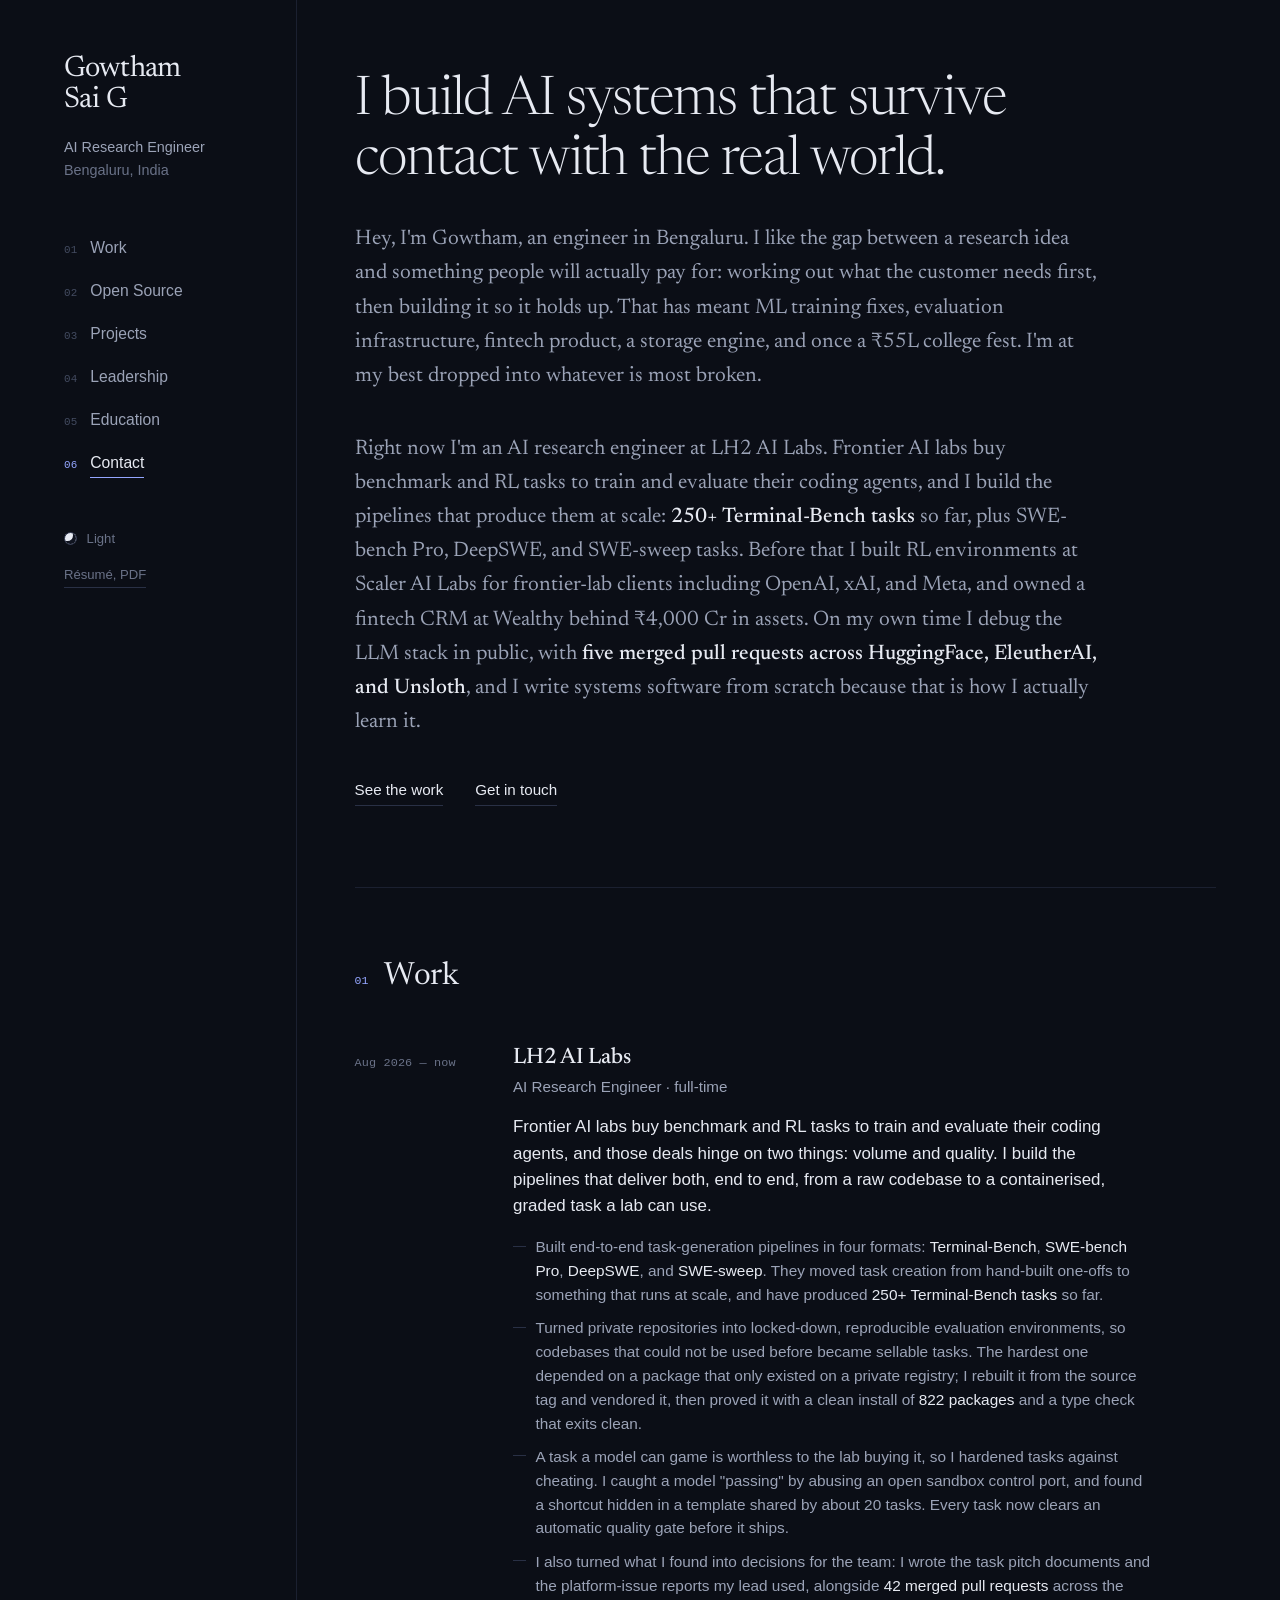
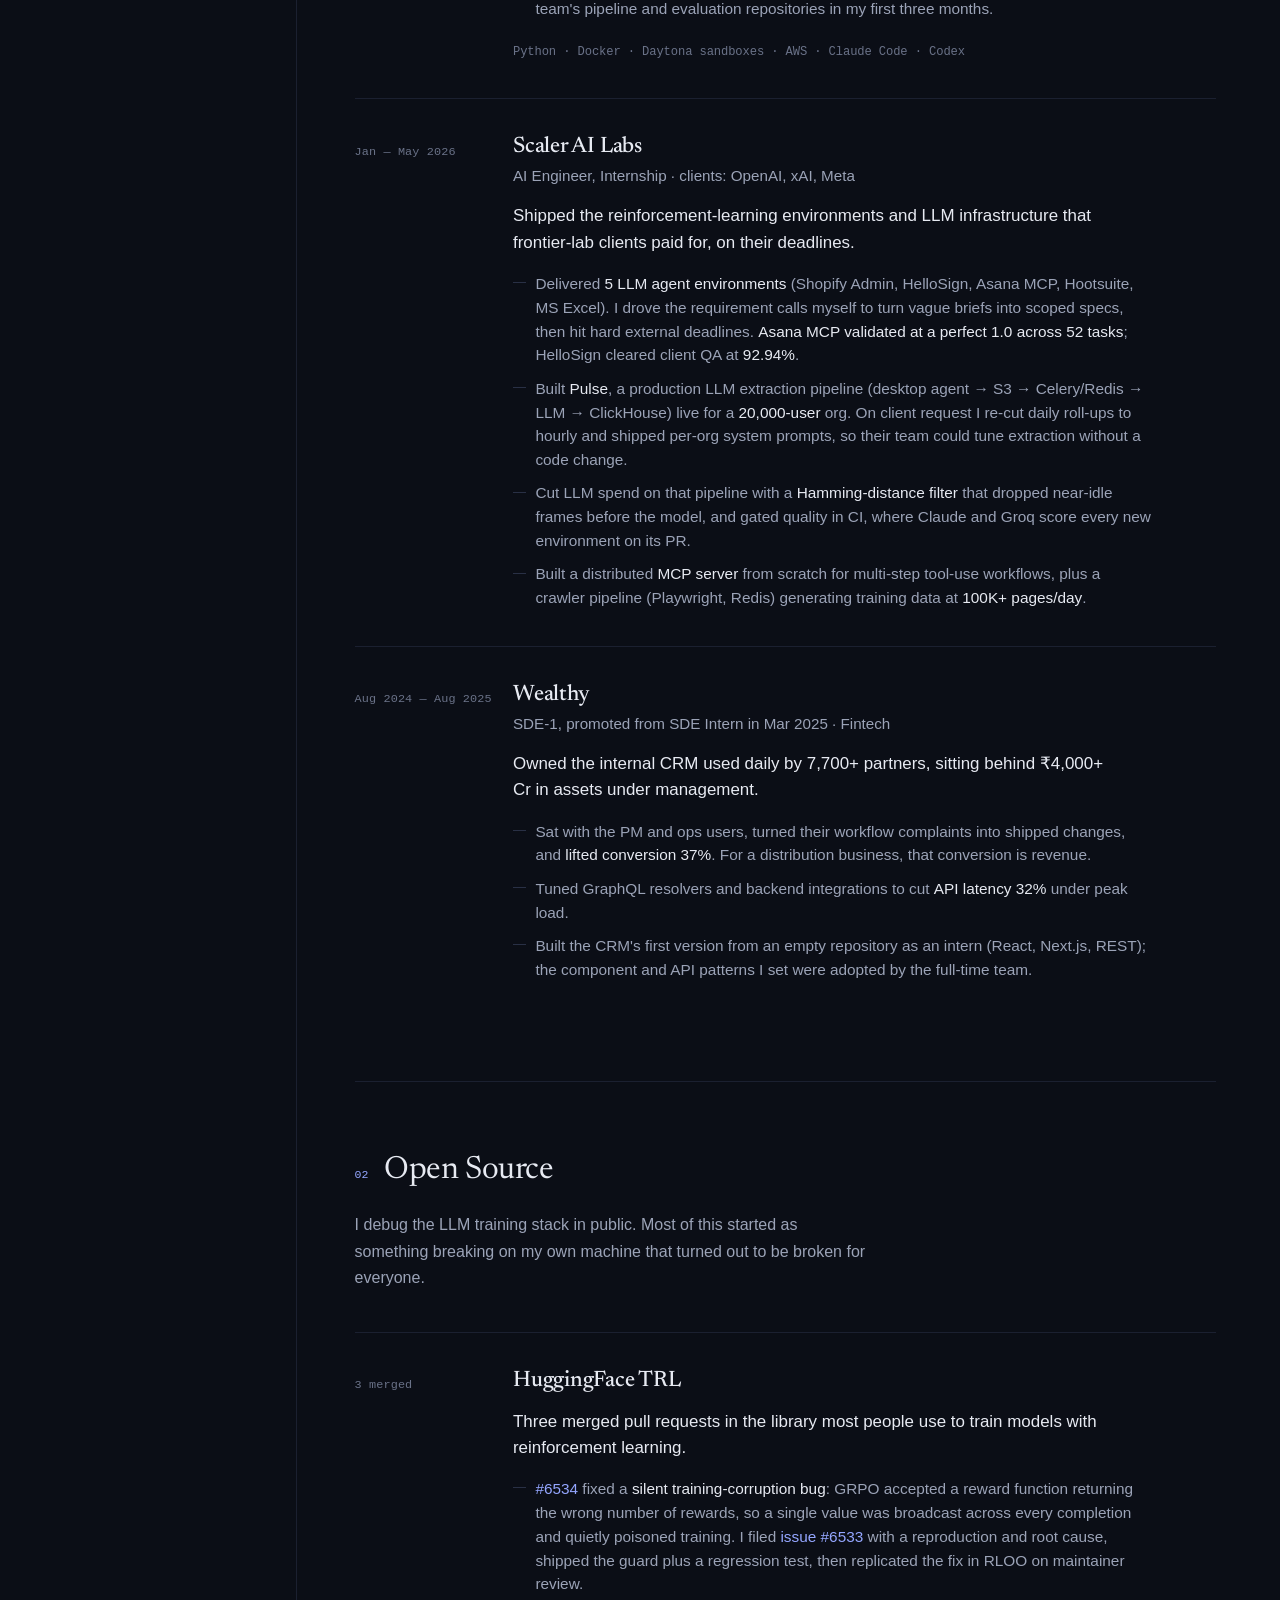
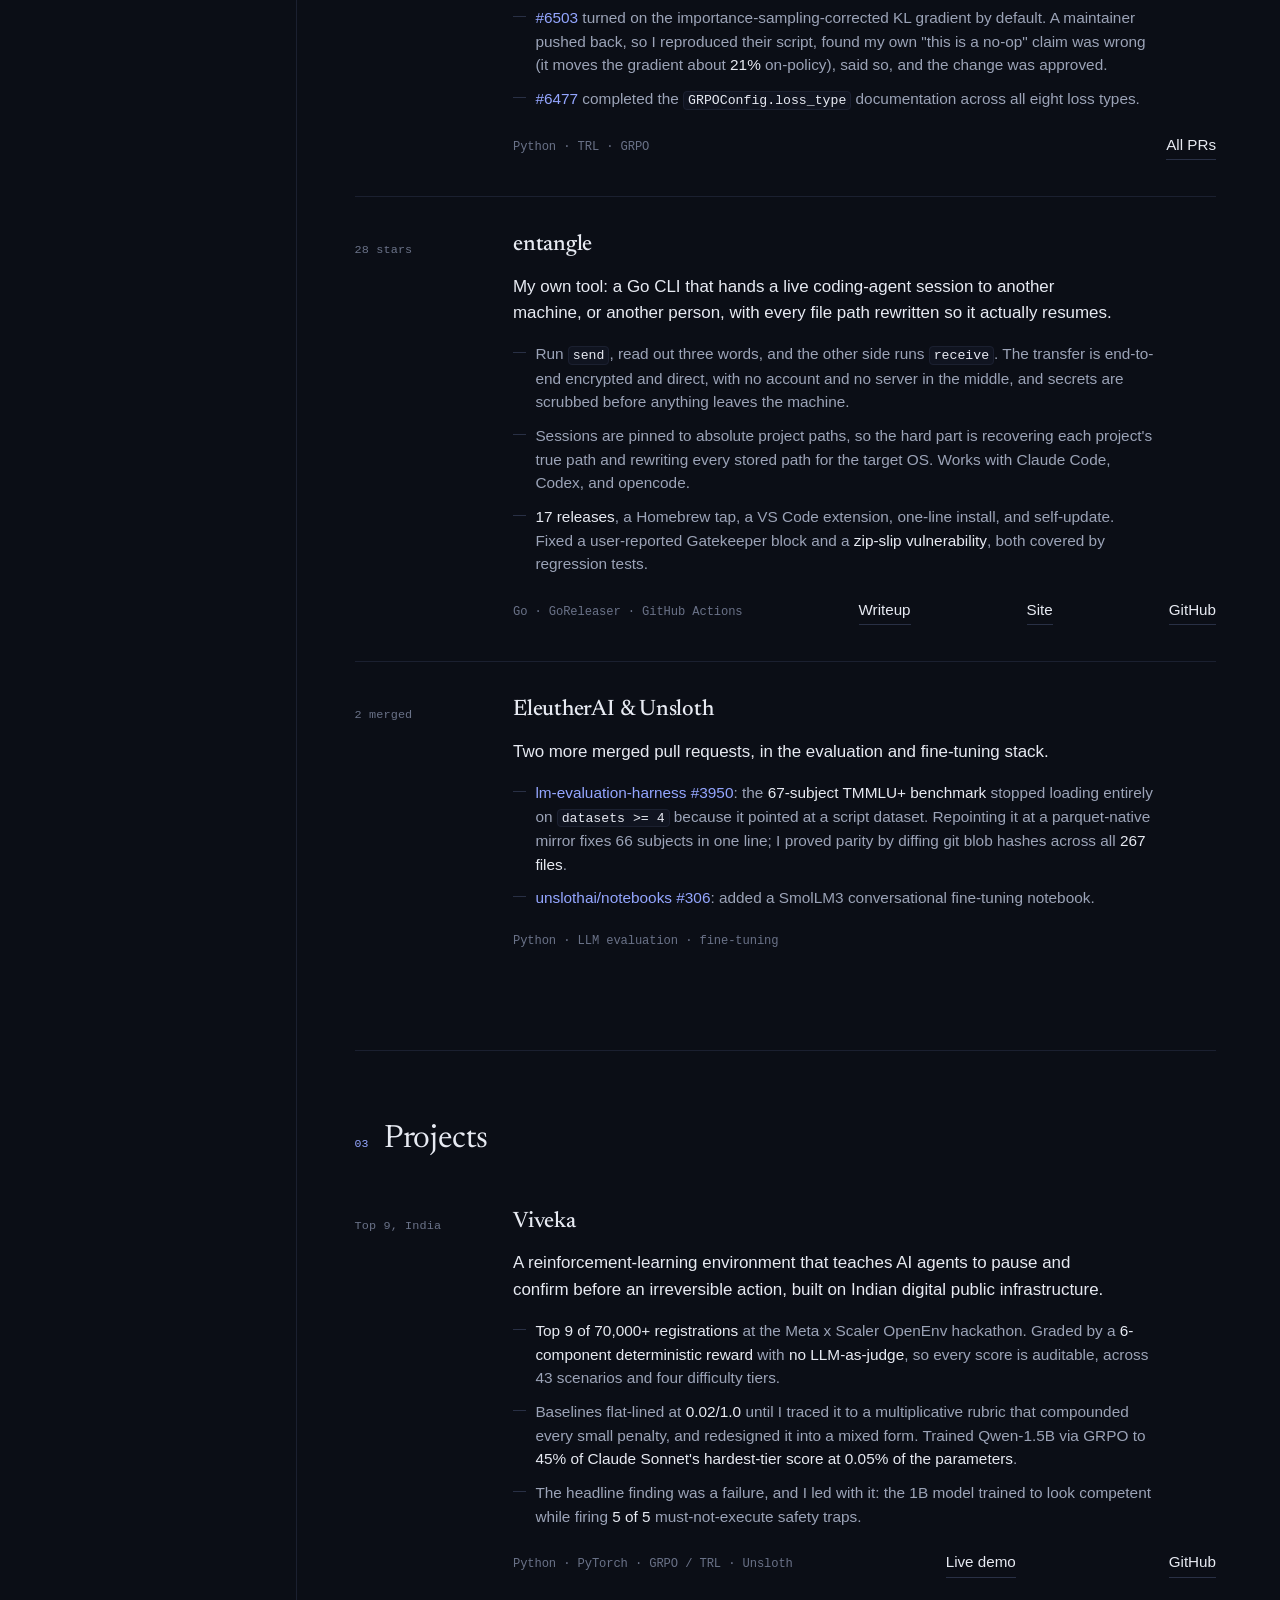
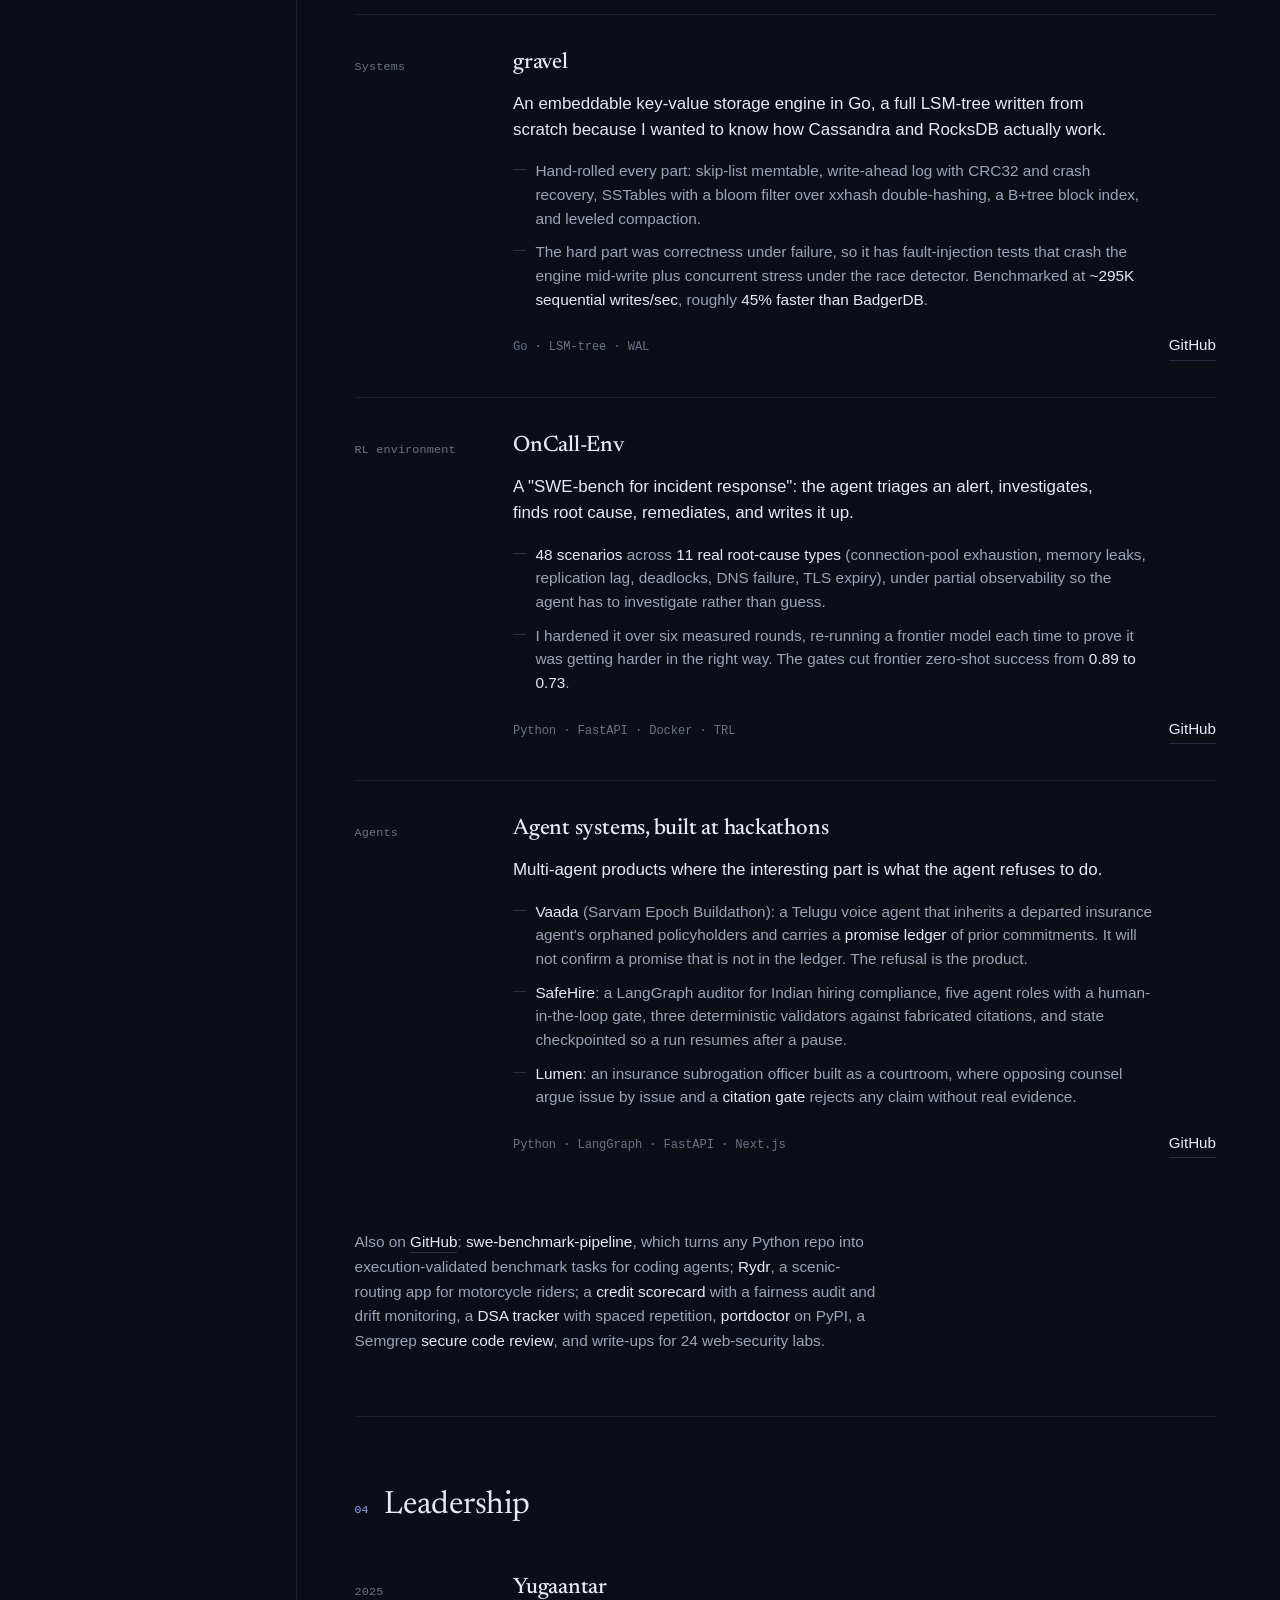
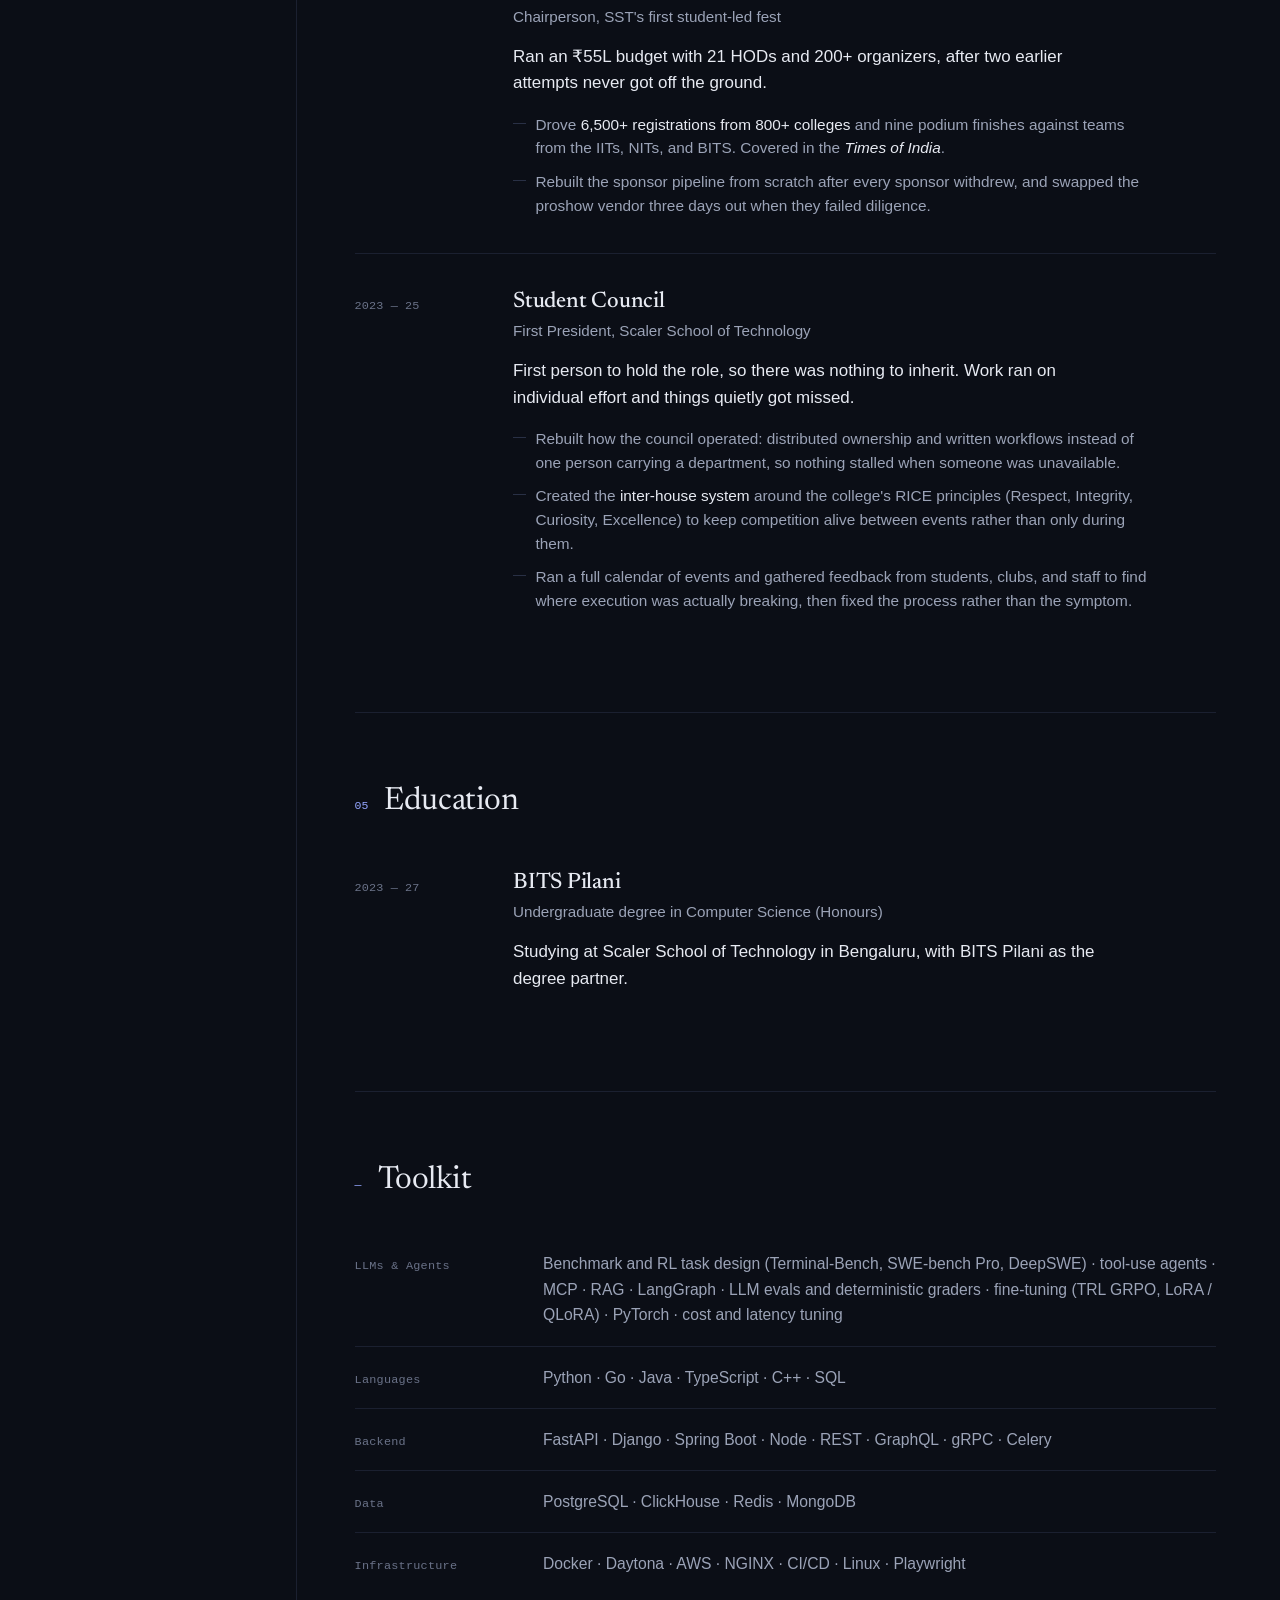
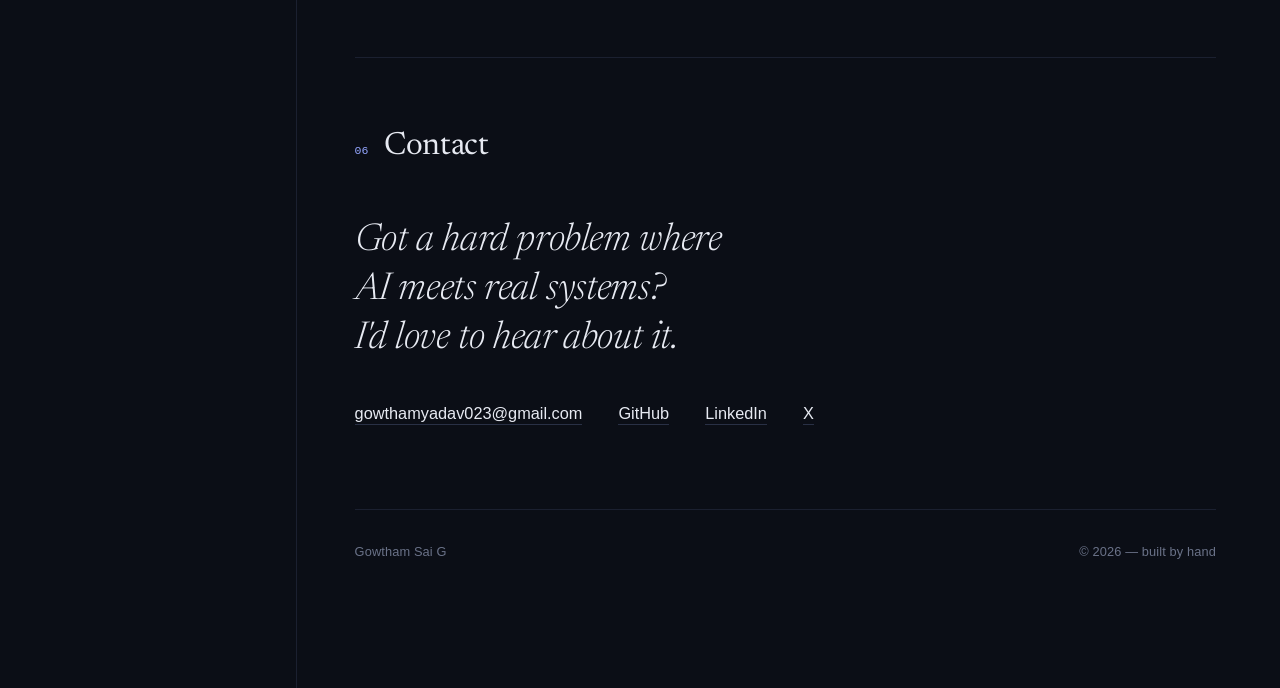
<file: index.html>
<!doctype html>
<html lang="en" data-theme="dark">
<head>
  <meta charset="utf-8" />
  <meta name="viewport" content="width=device-width, initial-scale=1" />
  <title>Gowtham Sai G</title>
  <meta name="description" content="Gowtham Sai G — AI research engineer at LH2 AI Labs, building pipelines that turn real codebases into Terminal-Bench, SWE-bench Pro, DeepSWE, and SWE-sweep tasks for AI coding agents. Five merged pull requests across HuggingFace, EleutherAI, and Unsloth." />
  <meta name="author" content="Gowtham Sai G" />
  <meta name="color-scheme" content="dark light" />

  <meta property="og:type" content="website" />
  <meta property="og:title" content="Gowtham Sai G" />
  <meta property="og:description" content="AI research engineer at LH2 AI Labs, building benchmark and RL task pipelines for AI coding agents." />
  <meta property="og:url" content="https://gowthamsai.in" />

  <link rel="icon" href="data:image/svg+xml,%3Csvg xmlns='http://www.w3.org/2000/svg' viewBox='0 0 100 100'%3E%3Crect width='100' height='100' rx='22' fill='%230b0e16'/%3E%3Ctext x='50' y='70' text-anchor='middle' font-family='Georgia,serif' font-size='56' fill='%2394a6ff'%3EG%3C/text%3E%3C/svg%3E" />

  <link rel="preconnect" href="https://fonts.googleapis.com" />
  <link rel="preconnect" href="https://fonts.gstatic.com" crossorigin />
  <link href="https://fonts.googleapis.com/css2?family=Newsreader:ital,opsz,wght@0,6..72,300;0,6..72,400;0,6..72,500;1,6..72,300;1,6..72,400&display=swap" rel="stylesheet" />

  <link rel="stylesheet" href="styles.css" />
</head>
<body>
  <a class="skip" href="#top">Skip to content</a>

  <div class="shell">
    <!-- ── Masthead ─────────────────────────────────────────────── -->
    <header class="masthead">
      <div class="masthead__inner">
        <a class="masthead__name" href="#top">Gowtham<br>Sai&nbsp;G</a>
        <p class="masthead__role">AI Research Engineer</p>
        <p class="masthead__loc">Bengaluru, India</p>

        <nav class="index" aria-label="Primary">
          <a href="#work"><span class="index__n">01</span><span class="index__t">Work</span></a>
          <a href="#open-source"><span class="index__n">02</span><span class="index__t">Open Source</span></a>
          <a href="#projects"><span class="index__n">03</span><span class="index__t">Projects</span></a>
          <a href="#leadership"><span class="index__n">04</span><span class="index__t">Leadership</span></a>
          <a href="#education"><span class="index__n">05</span><span class="index__t">Education</span></a>
          <a href="#contact"><span class="index__n">06</span><span class="index__t">Contact</span></a>
        </nav>

        <div class="masthead__foot">
          <button class="theme" id="themeToggle" type="button" aria-label="Toggle light or dark theme">
            <span class="theme__dot" aria-hidden="true"></span>
            <span class="theme__label">Light</span>
          </button>
          <a class="masthead__resume" href="Gowtham-Sai-G.pdf" data-resume>Résumé, PDF</a>
        </div>
      </div>
    </header>

    <!-- ── Content ──────────────────────────────────────────────── -->
    <main class="content" id="top">
      <!-- Lede -->
      <section class="lede">
        <h1 class="lede__h reveal">I build AI systems that survive contact with the real&nbsp;world.</h1>
        <p class="lede__p reveal">
          Hey, I'm Gowtham, an engineer in Bengaluru. I like the gap between a research idea and
          something people will actually pay for: working out what the customer needs first, then
          building it so it holds up. That has meant ML training fixes, evaluation infrastructure,
          fintech product, a storage engine, and once a ₹55L college fest. I'm at my best dropped
          into whatever is most broken.
        </p>
        <p class="lede__p reveal">
          Right now I'm an AI research engineer at LH2 AI&nbsp;Labs. Frontier AI labs buy benchmark
          and RL tasks to train and evaluate their coding agents, and I build the pipelines that
          produce them at scale: <strong>250+ Terminal-Bench tasks</strong> so far, plus SWE-bench
          Pro, DeepSWE, and SWE-sweep tasks. Before that I built RL environments at Scaler AI&nbsp;Labs for
          frontier-lab clients including OpenAI, xAI, and Meta, and owned a fintech CRM at Wealthy
          behind ₹4,000&nbsp;Cr in assets. On my own time I debug the LLM stack in public, with
          <strong>five merged pull requests across HuggingFace, EleutherAI, and Unsloth</strong>,
          and I write systems software from scratch because that is how I actually learn it.
        </p>
        <div class="lede__cta reveal">
          <a class="link" href="#work">See the work</a>
          <a class="link" href="mailto:gowthamyadav023@gmail.com">Get in touch</a>
        </div>
      </section>

      <!-- Work -->
      <section class="block" id="work">
        <header class="block__head reveal">
          <span class="block__n">01</span>
          <h2 class="block__title">Work</h2>
        </header>

        <article class="entry reveal">
          <p class="entry__margin">Aug 2026 — now</p>
          <div class="entry__main">
            <h3 class="entry__org">LH2 AI Labs</h3>
            <p class="entry__role">AI Research Engineer · full-time</p>
            <p class="entry__lead">
              Frontier AI labs buy benchmark and RL tasks to train and evaluate their coding agents,
              and those deals hinge on two things: volume and quality. I build the pipelines that
              deliver both, end to end, from a raw codebase to a containerised, graded task a lab
              can use.
            </p>
            <ul class="entry__notes">
              <li>Built end-to-end task-generation pipelines in four formats: <strong>Terminal-Bench</strong>, <strong>SWE-bench Pro</strong>, <strong>DeepSWE</strong>, and <strong>SWE-sweep</strong>. They moved task creation from hand-built one-offs to something that runs at scale, and have produced <strong>250+ Terminal-Bench tasks</strong> so far.</li>
              <li>Turned private repositories into locked-down, reproducible evaluation environments, so codebases that could not be used before became sellable tasks. The hardest one depended on a package that only existed on a private registry; I rebuilt it from the source tag and vendored it, then proved it with a clean install of <strong>822 packages</strong> and a type check that exits clean.</li>
              <li>A task a model can game is worthless to the lab buying it, so I hardened tasks against cheating. I caught a model "passing" by abusing an open sandbox control port, and found a shortcut hidden in a template shared by about 20 tasks. Every task now clears an automatic quality gate before it ships.</li>
              <li>I also turned what I found into decisions for the team: I wrote the task pitch documents and the platform-issue reports my lead used, alongside <strong>42 merged pull requests</strong> across the team's pipeline and evaluation repositories in my first three months.</li>
            </ul>
            <p class="entry__foot">
              <span class="entry__tech">Python · Docker · Daytona sandboxes · AWS · Claude Code · Codex</span>
            </p>
          </div>
        </article>

        <article class="entry reveal">
          <p class="entry__margin">Jan — May 2026</p>
          <div class="entry__main">
            <h3 class="entry__org">Scaler AI Labs</h3>
            <p class="entry__role">AI Engineer, Internship · clients: OpenAI, xAI, Meta</p>
            <p class="entry__lead">
              Shipped the reinforcement-learning environments and LLM infrastructure that
              frontier-lab clients paid for, on their deadlines.
            </p>
            <ul class="entry__notes">
              <li>Delivered <strong>5 LLM agent environments</strong> (Shopify Admin, HelloSign, Asana MCP, Hootsuite, MS Excel). I drove the requirement calls myself to turn vague briefs into scoped specs, then hit hard external deadlines. <strong>Asana MCP validated at a perfect 1.0 across 52 tasks</strong>; HelloSign cleared client QA at <strong>92.94%</strong>.</li>
              <li>Built <strong>Pulse</strong>, a production LLM extraction pipeline (desktop agent → S3 → Celery/Redis → LLM → ClickHouse) live for a <strong>20,000-user</strong> org. On client request I re-cut daily roll-ups to hourly and shipped per-org system prompts, so their team could tune extraction without a code change.</li>
              <li>Cut LLM spend on that pipeline with a <strong>Hamming-distance filter</strong> that dropped near-idle frames before the model, and gated quality in CI, where Claude and Groq score every new environment on its PR.</li>
              <li>Built a distributed <strong>MCP server</strong> from scratch for multi-step tool-use workflows, plus a crawler pipeline (Playwright, Redis) generating training data at <strong>100K+ pages/day</strong>.</li>
            </ul>
          </div>
        </article>

        <article class="entry reveal">
          <p class="entry__margin">Aug 2024 — Aug 2025</p>
          <div class="entry__main">
            <h3 class="entry__org">Wealthy</h3>
            <p class="entry__role">SDE-1, promoted from SDE Intern in Mar 2025 · Fintech</p>
            <p class="entry__lead">
              Owned the internal CRM used daily by <strong>7,700+ partners</strong>, sitting behind
              <strong>₹4,000+ Cr</strong> in assets under management.
            </p>
            <ul class="entry__notes">
              <li>Sat with the PM and ops users, turned their workflow complaints into shipped changes, and <strong>lifted conversion 37%</strong>. For a distribution business, that conversion is revenue.</li>
              <li>Tuned GraphQL resolvers and backend integrations to cut <strong>API latency 32%</strong> under peak load.</li>
              <li>Built the CRM's first version from an empty repository as an intern (React, Next.js, REST); the component and API patterns I set were adopted by the full-time team.</li>
            </ul>
          </div>
        </article>
      </section>

      <!-- Open Source -->
      <section class="block" id="open-source">
        <header class="block__head reveal">
          <span class="block__n">02</span>
          <h2 class="block__title">Open Source</h2>
        </header>
        <p class="block__intro reveal">
          I debug the LLM training stack in public. Most of this started as something breaking on
          my own machine that turned out to be broken for everyone.
        </p>

        <article class="entry reveal">
          <p class="entry__margin">3 merged</p>
          <div class="entry__main">
            <h3 class="entry__org">HuggingFace TRL</h3>
            <p class="entry__lead">
              Three merged pull requests in the library most people use to train models with
              reinforcement learning.
            </p>
            <ul class="entry__notes">
              <li><a class="link-inline" href="https://github.com/huggingface/trl/pull/6534" target="_blank" rel="noopener">#6534</a> fixed a <strong>silent training-corruption bug</strong>: GRPO accepted a reward function returning the wrong number of rewards, so a single value was broadcast across every completion and quietly poisoned training. I filed <a class="link-inline" href="https://github.com/huggingface/trl/issues/6533" target="_blank" rel="noopener">issue #6533</a> with a reproduction and root cause, shipped the guard plus a regression test, then replicated the fix in RLOO on maintainer review.</li>
              <li><a class="link-inline" href="https://github.com/huggingface/trl/pull/6503" target="_blank" rel="noopener">#6503</a> turned on the importance-sampling-corrected KL gradient by default. A maintainer pushed back, so I reproduced their script, found my own "this is a no-op" claim was wrong (it moves the gradient about <strong>21%</strong> on-policy), said so, and the change was approved.</li>
              <li><a class="link-inline" href="https://github.com/huggingface/trl/pull/6477" target="_blank" rel="noopener">#6477</a> completed the <code>GRPOConfig.loss_type</code> documentation across all eight loss types.</li>
            </ul>
            <p class="entry__foot">
              <span class="entry__tech">Python · TRL · GRPO</span>
              <a class="link" href="https://github.com/huggingface/trl/pulls?q=is%3Apr+author%3Agowtham-sai-yadav" target="_blank" rel="noopener">All PRs</a>
            </p>
          </div>
        </article>

        <article class="entry reveal">
          <p class="entry__margin">28 stars</p>
          <div class="entry__main">
            <h3 class="entry__org">entangle</h3>
            <p class="entry__lead">
              My own tool: a Go CLI that hands a live coding-agent session to another machine, or
              another person, with every file path rewritten so it actually resumes.
            </p>
            <ul class="entry__notes">
              <li>Run <code>send</code>, read out three words, and the other side runs <code>receive</code>. The transfer is end-to-end encrypted and direct, with no account and no server in the middle, and secrets are scrubbed before anything leaves the machine.</li>
              <li>Sessions are pinned to absolute project paths, so the hard part is recovering each project's true path and rewriting every stored path for the target OS. Works with Claude Code, Codex, and opencode.</li>
              <li><strong>17 releases</strong>, a Homebrew tap, a VS Code extension, one-line install, and self-update. Fixed a user-reported Gatekeeper block and a <strong>zip-slip vulnerability</strong>, both covered by regression tests.</li>
            </ul>
            <p class="entry__foot">
              <span class="entry__tech">Go · GoReleaser · GitHub Actions</span>
              <a class="link" href="/blog/claude-code-sessions-between-machines/">Writeup</a>
              <a class="link" href="https://gowthamsai.in/entangle/">Site</a>
              <a class="link" href="https://github.com/gowtham-sai-yadav/entangle" target="_blank" rel="noopener">GitHub</a>
            </p>
          </div>
        </article>

        <article class="entry reveal">
          <p class="entry__margin">2 merged</p>
          <div class="entry__main">
            <h3 class="entry__org">EleutherAI &amp; Unsloth</h3>
            <p class="entry__lead">Two more merged pull requests, in the evaluation and fine-tuning stack.</p>
            <ul class="entry__notes">
              <li><a class="link-inline" href="https://github.com/EleutherAI/lm-evaluation-harness/pull/3950" target="_blank" rel="noopener">lm-evaluation-harness #3950</a>: the <strong>67-subject TMMLU+ benchmark</strong> stopped loading entirely on <code>datasets&nbsp;&gt;=&nbsp;4</code> because it pointed at a script dataset. Repointing it at a parquet-native mirror fixes 66 subjects in one line; I proved parity by diffing git blob hashes across all <strong>267 files</strong>.</li>
              <li><a class="link-inline" href="https://github.com/unslothai/notebooks/pull/306" target="_blank" rel="noopener">unslothai/notebooks #306</a>: added a SmolLM3 conversational fine-tuning notebook.</li>
            </ul>
            <p class="entry__foot">
              <span class="entry__tech">Python · LLM evaluation · fine-tuning</span>
            </p>
          </div>
        </article>
      </section>

      <!-- Projects -->
      <section class="block" id="projects">
        <header class="block__head reveal">
          <span class="block__n">03</span>
          <h2 class="block__title">Projects</h2>
        </header>

        <article class="entry reveal">
          <p class="entry__margin">Top 9, India</p>
          <div class="entry__main">
            <h3 class="entry__org">Viveka</h3>
            <p class="entry__lead">
              A reinforcement-learning environment that teaches AI agents to pause and confirm
              before an irreversible action, built on Indian digital public infrastructure.
            </p>
            <ul class="entry__notes">
              <li><strong>Top 9 of 70,000+ registrations</strong> at the Meta x Scaler OpenEnv hackathon. Graded by a <strong>6-component deterministic reward</strong> with <strong>no LLM-as-judge</strong>, so every score is auditable, across 43 scenarios and four difficulty tiers.</li>
              <li>Baselines flat-lined at <strong>0.02/1.0</strong> until I traced it to a multiplicative rubric that compounded every small penalty, and redesigned it into a mixed form. Trained Qwen-1.5B via GRPO to <strong>45% of Claude Sonnet's hardest-tier score at 0.05% of the parameters</strong>.</li>
              <li>The headline finding was a failure, and I led with it: the 1B model trained to look competent while firing <strong>5 of 5</strong> must-not-execute safety traps.</li>
            </ul>
            <p class="entry__foot">
              <span class="entry__tech">Python · PyTorch · GRPO / TRL · Unsloth</span>
              <a class="link" href="https://huggingface.co/spaces/gowtham-sai-yadav/viveka-env" target="_blank" rel="noopener">Live demo</a>
              <a class="link" href="https://github.com/gowtham-sai-yadav/viveka-env" target="_blank" rel="noopener">GitHub</a>
            </p>
          </div>
        </article>

        <article class="entry reveal">
          <p class="entry__margin">Systems</p>
          <div class="entry__main">
            <h3 class="entry__org">gravel</h3>
            <p class="entry__lead">
              An embeddable key-value storage engine in Go, a full LSM-tree written from scratch
              because I wanted to know how Cassandra and RocksDB actually work.
            </p>
            <ul class="entry__notes">
              <li>Hand-rolled every part: skip-list memtable, write-ahead log with CRC32 and crash recovery, SSTables with a bloom filter over xxhash double-hashing, a B+tree block index, and leveled compaction.</li>
              <li>The hard part was correctness under failure, so it has fault-injection tests that crash the engine mid-write plus concurrent stress under the race detector. Benchmarked at <strong>~295K sequential writes/sec</strong>, roughly <strong>45% faster than BadgerDB</strong>.</li>
            </ul>
            <p class="entry__foot">
              <span class="entry__tech">Go · LSM-tree · WAL</span>
              <a class="link" href="https://github.com/gowtham-sai-yadav/gravel" target="_blank" rel="noopener">GitHub</a>
            </p>
          </div>
        </article>

        <article class="entry reveal">
          <p class="entry__margin">RL environment</p>
          <div class="entry__main">
            <h3 class="entry__org">OnCall-Env</h3>
            <p class="entry__lead">
              A "SWE-bench for incident response": the agent triages an alert, investigates, finds
              root cause, remediates, and writes it up.
            </p>
            <ul class="entry__notes">
              <li><strong>48 scenarios</strong> across <strong>11 real root-cause types</strong> (connection-pool exhaustion, memory leaks, replication lag, deadlocks, DNS failure, TLS expiry), under partial observability so the agent has to investigate rather than guess.</li>
              <li>I hardened it over six measured rounds, re-running a frontier model each time to prove it was getting harder in the right way. The gates cut frontier zero-shot success from <strong>0.89 to 0.73</strong>.</li>
            </ul>
            <p class="entry__foot">
              <span class="entry__tech">Python · FastAPI · Docker · TRL</span>
              <a class="link" href="https://github.com/gowtham-sai-yadav/oncall-env" target="_blank" rel="noopener">GitHub</a>
            </p>
          </div>
        </article>

        <article class="entry reveal">
          <p class="entry__margin">Agents</p>
          <div class="entry__main">
            <h3 class="entry__org">Agent systems, built at hackathons</h3>
            <p class="entry__lead">
              Multi-agent products where the interesting part is what the agent refuses to do.
            </p>
            <ul class="entry__notes">
              <li><strong>Vaada</strong> (Sarvam Epoch Buildathon): a Telugu voice agent that inherits a departed insurance agent's orphaned policyholders and carries a <strong>promise ledger</strong> of prior commitments. It will not confirm a promise that is not in the ledger. The refusal is the product.</li>
              <li><strong>SafeHire</strong>: a LangGraph auditor for Indian hiring compliance, five agent roles with a human-in-the-loop gate, three deterministic validators against fabricated citations, and state checkpointed so a run resumes after a pause.</li>
              <li><strong>Lumen</strong>: an insurance subrogation officer built as a courtroom, where opposing counsel argue issue by issue and a <strong>citation gate</strong> rejects any claim without real evidence.</li>
            </ul>
            <p class="entry__foot">
              <span class="entry__tech">Python · LangGraph · FastAPI · Next.js</span>
              <a class="link" href="https://github.com/gowtham-sai-yadav?tab=repositories" target="_blank" rel="noopener">GitHub</a>
            </p>
          </div>
        </article>

        <p class="block__more reveal">
          Also on <a class="link" href="https://github.com/gowtham-sai-yadav" target="_blank" rel="noopener">GitHub</a>:
          <strong>swe-benchmark-pipeline</strong>, which turns any Python repo into execution-validated
          benchmark tasks for coding agents; <strong>Rydr</strong>, a scenic-routing app for
          motorcycle riders; a <strong>credit scorecard</strong> with a fairness audit and drift monitoring, a
          <strong>DSA tracker</strong> with spaced repetition, <strong>portdoctor</strong> on PyPI,
          a Semgrep <strong>secure code review</strong>, and write-ups for 24 web-security labs.
        </p>
      </section>

      <!-- Leadership -->
      <section class="block" id="leadership">
        <header class="block__head reveal">
          <span class="block__n">04</span>
          <h2 class="block__title">Leadership</h2>
        </header>

        <article class="entry reveal">
          <p class="entry__margin">2025</p>
          <div class="entry__main">
            <h3 class="entry__org">Yugaantar</h3>
            <p class="entry__role">Chairperson, SST's first student-led fest</p>
            <p class="entry__lead">
              Ran an <strong>₹55L budget</strong> with <strong>21 HODs and 200+ organizers</strong>,
              after two earlier attempts never got off the ground.
            </p>
            <ul class="entry__notes">
              <li>Drove <strong>6,500+ registrations from 800+ colleges</strong> and nine podium finishes against teams from the IITs, NITs, and BITS. Covered in the <em>Times of India</em>.</li>
              <li>Rebuilt the sponsor pipeline from scratch after every sponsor withdrew, and swapped the proshow vendor three days out when they failed diligence.</li>
            </ul>
          </div>
        </article>

        <article class="entry reveal">
          <p class="entry__margin">2023 — 25</p>
          <div class="entry__main">
            <h3 class="entry__org">Student Council</h3>
            <p class="entry__role">First President, Scaler School of Technology</p>
            <p class="entry__lead">
              First person to hold the role, so there was nothing to inherit. Work ran on
              individual effort and things quietly got missed.
            </p>
            <ul class="entry__notes">
              <li>Rebuilt how the council operated: distributed ownership and written workflows instead of one person carrying a department, so nothing stalled when someone was unavailable.</li>
              <li>Created the <strong>inter-house system</strong> around the college's RICE principles (Respect, Integrity, Curiosity, Excellence) to keep competition alive between events rather than only during them.</li>
              <li>Ran a full calendar of events and gathered feedback from students, clubs, and staff to find where execution was actually breaking, then fixed the process rather than the symptom.</li>
            </ul>
          </div>
        </article>
      </section>

      <!-- Education -->
      <section class="block" id="education">
        <header class="block__head reveal">
          <span class="block__n">05</span>
          <h2 class="block__title">Education</h2>
        </header>

        <article class="entry reveal">
          <p class="entry__margin">2023 — 27</p>
          <div class="entry__main">
            <h3 class="entry__org">BITS Pilani</h3>
            <p class="entry__role">Undergraduate degree in Computer Science (Honours)</p>
            <p class="entry__lead">
              Studying at Scaler School of Technology in Bengaluru, with BITS Pilani as the degree
              partner.
            </p>
          </div>
        </article>
      </section>

      <!-- Toolkit -->
      <section class="block" id="stack">
        <header class="block__head reveal">
          <span class="block__n">—</span>
          <h2 class="block__title">Toolkit</h2>
        </header>
        <dl class="stack reveal">
          <div class="stack__row"><dt>LLMs &amp; Agents</dt><dd>Benchmark and RL task design (Terminal-Bench, SWE-bench Pro, DeepSWE) · tool-use agents · MCP · RAG · LangGraph · LLM evals and deterministic graders · fine-tuning (TRL GRPO, LoRA / QLoRA) · PyTorch · cost and latency tuning</dd></div>
          <div class="stack__row"><dt>Languages</dt><dd>Python · Go · Java · TypeScript · C++ · SQL</dd></div>
          <div class="stack__row"><dt>Backend</dt><dd>FastAPI · Django · Spring Boot · Node · REST · GraphQL · gRPC · Celery</dd></div>
          <div class="stack__row"><dt>Data</dt><dd>PostgreSQL · ClickHouse · Redis · MongoDB</dd></div>
          <div class="stack__row"><dt>Infrastructure</dt><dd>Docker · Daytona · AWS · NGINX · CI/CD · Linux · Playwright</dd></div>
        </dl>
      </section>

      <!-- Contact -->
      <section class="block block--contact" id="contact">
        <header class="block__head reveal">
          <span class="block__n">06</span>
          <h2 class="block__title">Contact</h2>
        </header>
        <p class="contact__line reveal">Got a hard problem where AI meets real systems? I'd love to hear about&nbsp;it.</p>
        <ul class="contact__links reveal">
          <li><a class="link" href="mailto:gowthamyadav023@gmail.com">gowthamyadav023@gmail.com</a></li>
          <li><a class="link" href="https://github.com/gowtham-sai-yadav" target="_blank" rel="noopener">GitHub</a></li>
          <li><a class="link" href="https://linkedin.com/in/gowtham-sai-yadav" target="_blank" rel="noopener">LinkedIn</a></li>
          <li><a class="link" href="https://x.com/gowthamsaiyadav" target="_blank" rel="noopener">X</a></li>
        </ul>

        <footer class="footer">
          <span>Gowtham Sai&nbsp;G</span>
          <span>© 2026 — built by hand</span>
        </footer>
      </section>
    </main>
  </div>

  <script src="main.js" defer></script>
</body>
</html>
</file>
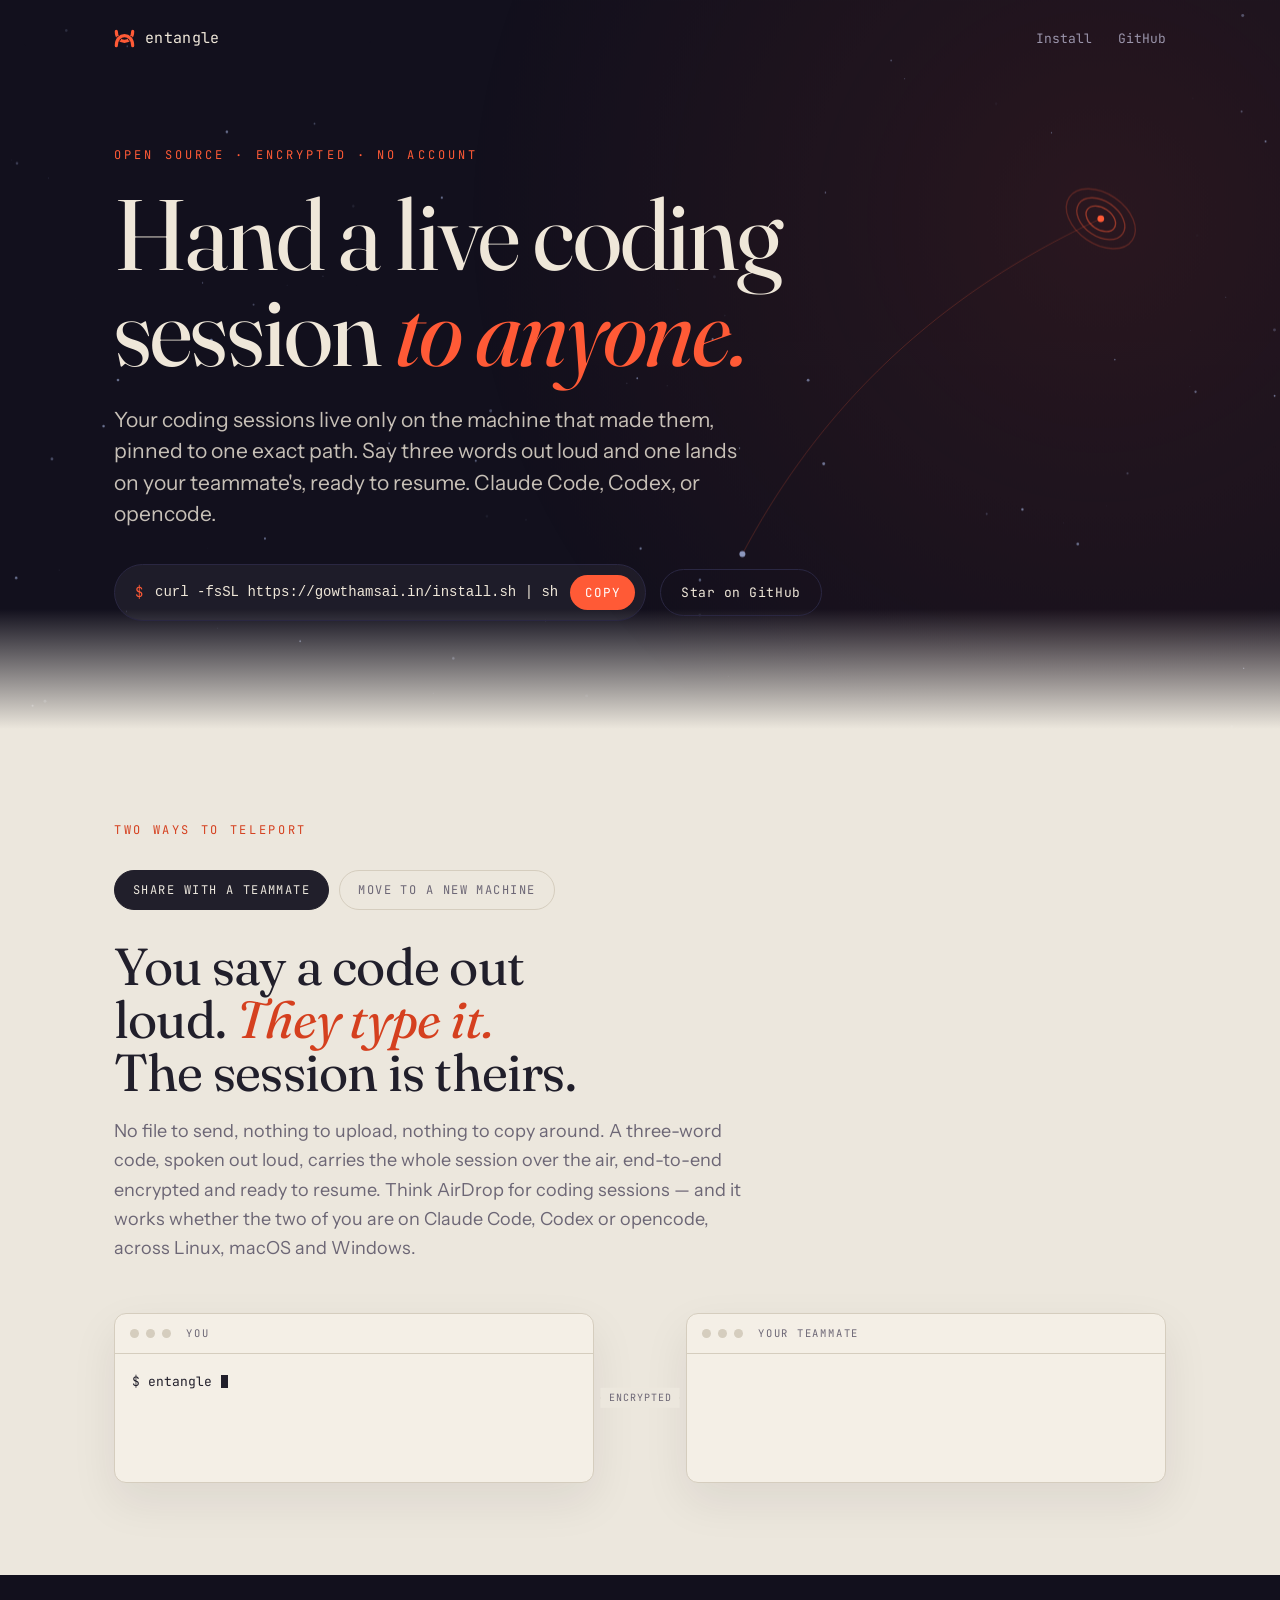
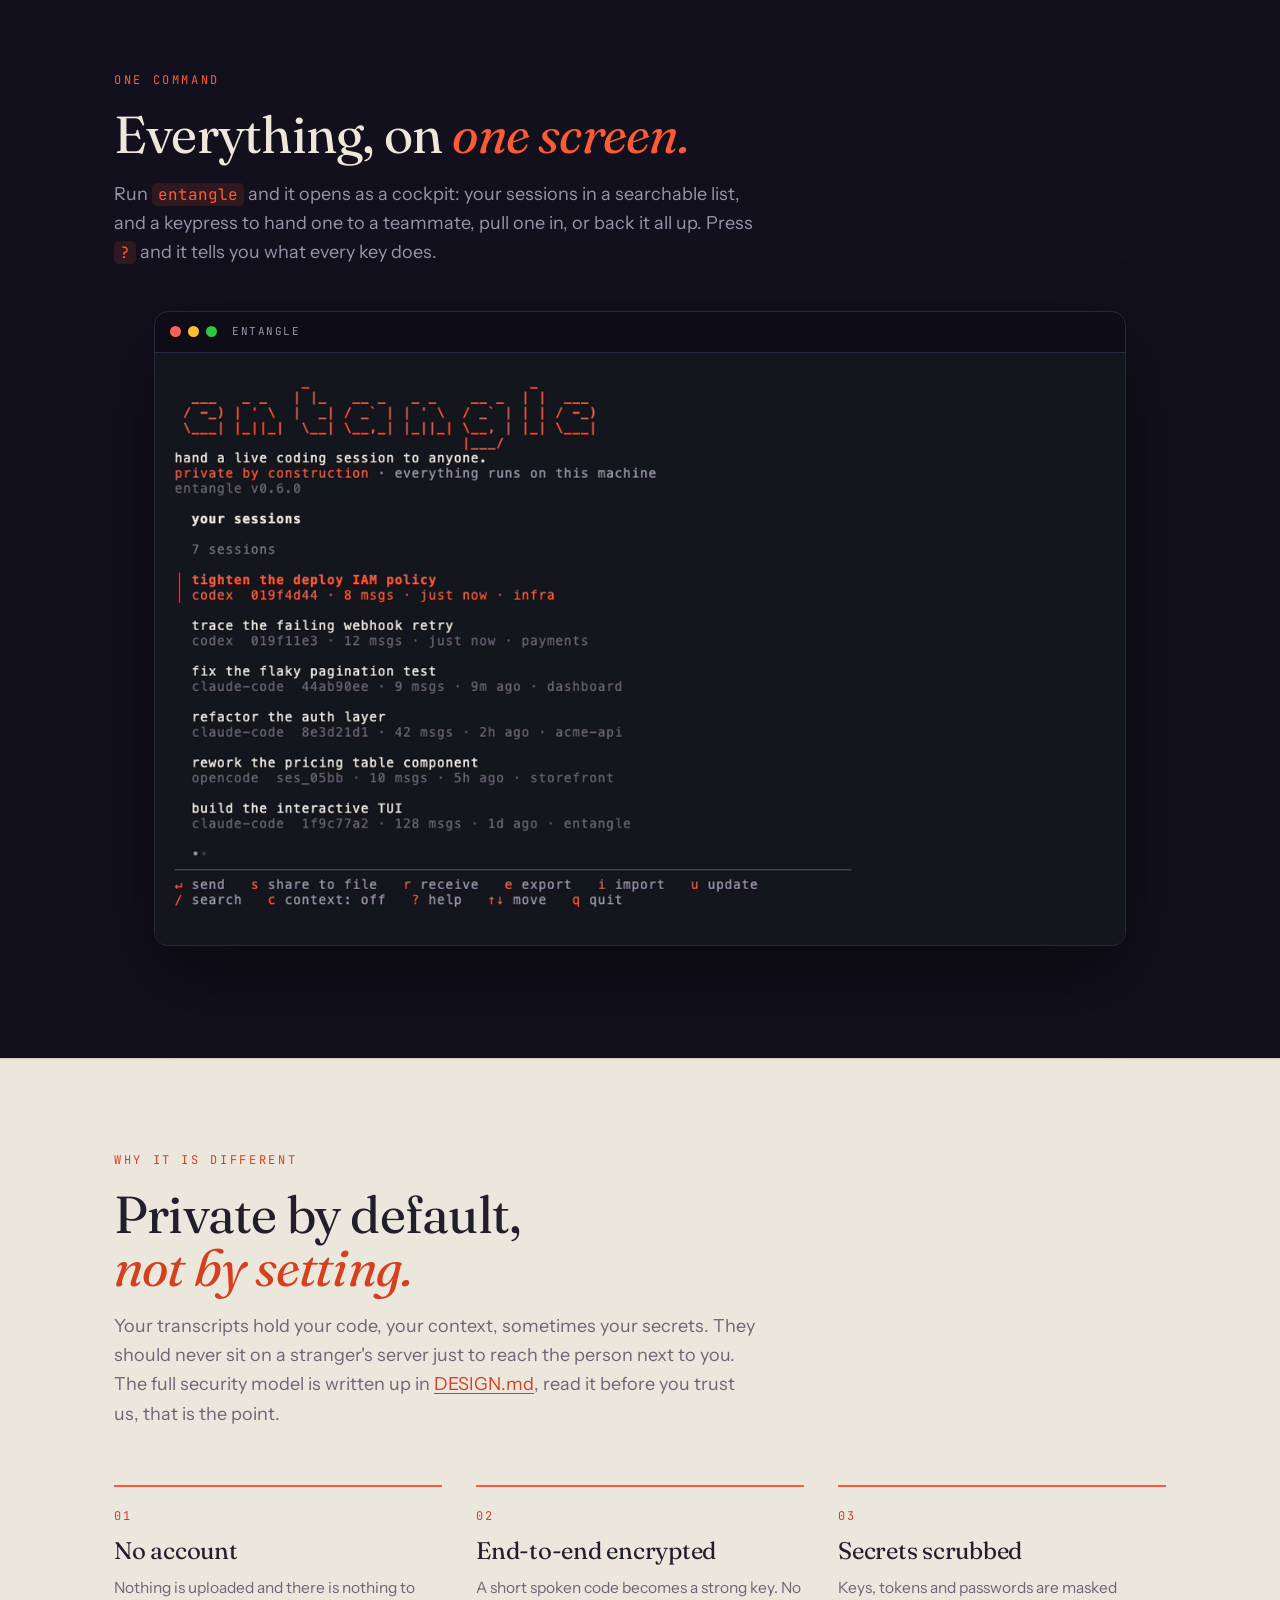
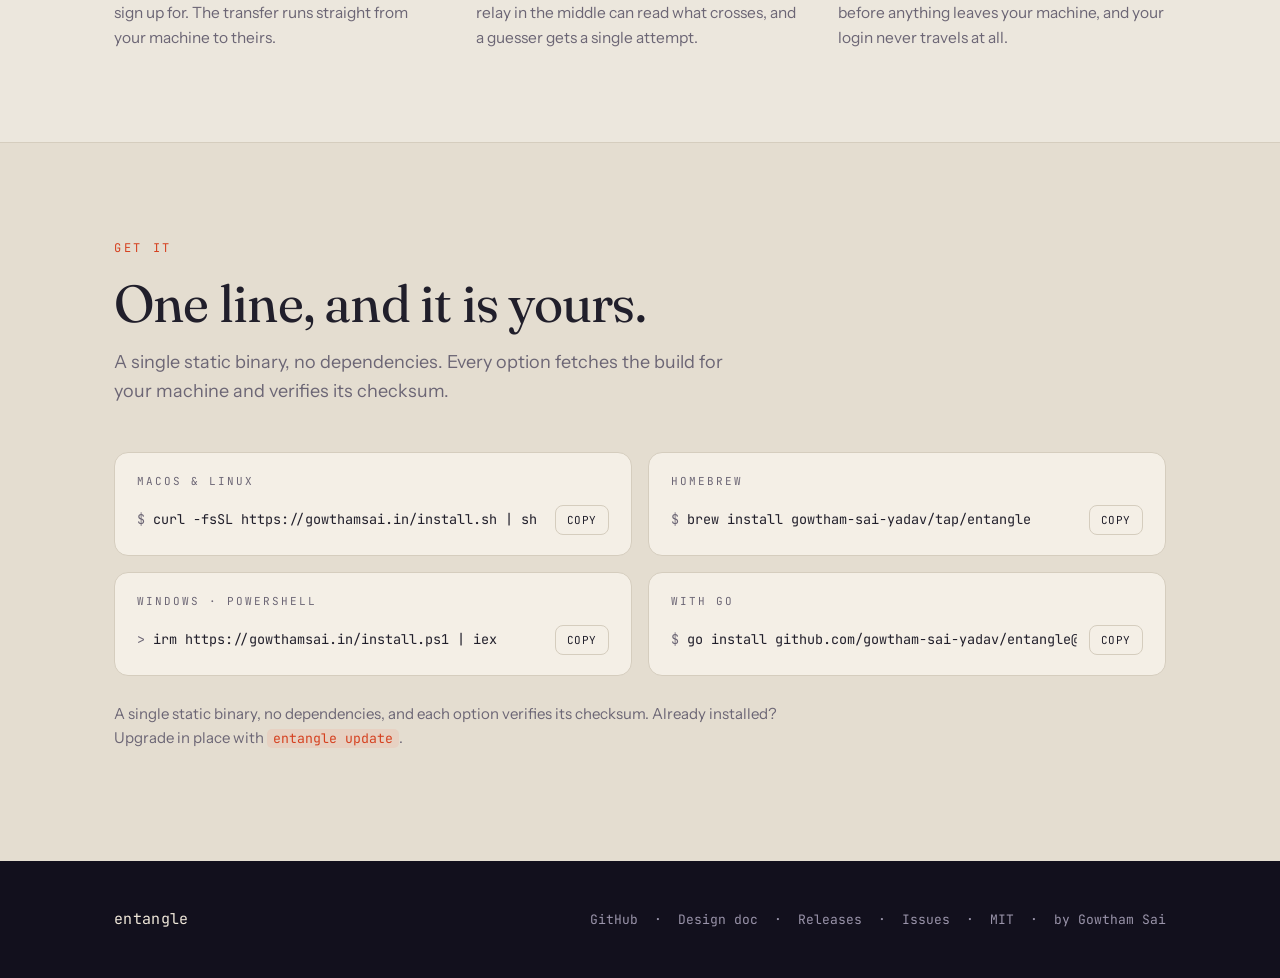
<file: entangle/index.html>
<!doctype html>
<html lang="en">
<head>
<meta charset="utf-8">
<meta name="viewport" content="width=device-width, initial-scale=1">
<title>entangle · Hand a live coding session to anyone</title>
<meta name="description" content="Hand a live coding session to a teammate with three spoken words - Claude Code, OpenAI Codex, or opencode. Private, no account, end-to-end encrypted. Open source.">
<!-- Social cards. og:image must stay an absolute URL; update the domain if the deploy path changes. -->
<link rel="canonical" href="https://gowthamsai.in/entangle/">
<meta property="og:type" content="website">
<meta property="og:site_name" content="entangle">
<meta property="og:title" content="entangle · Hand a live coding session to anyone">
<meta property="og:description" content="Hand a live coding session to a teammate with three spoken words - Claude Code, OpenAI Codex, or opencode. Private, no account, end-to-end encrypted. Open source.">
<meta property="og:url" content="https://gowthamsai.in/entangle/">
<meta property="og:image" content="https://gowthamsai.in/entangle/og.png">
<meta property="og:image:width" content="1200">
<meta property="og:image:height" content="630">
<meta name="twitter:card" content="summary_large_image">
<meta name="twitter:title" content="entangle · Hand a live coding session to anyone">
<meta name="twitter:description" content="Hand a live coding session to a teammate with three spoken words - Claude Code, OpenAI Codex, or opencode. Private, no account, end-to-end encrypted. Open source.">
<meta name="twitter:image" content="https://gowthamsai.in/entangle/og.png">
<link rel="icon" href="data:image/svg+xml,<svg xmlns='http://www.w3.org/2000/svg' viewBox='0 0 64 64'><mask id='g' maskUnits='userSpaceOnUse' x='0' y='0' width='64' height='64'><rect width='64' height='64' fill='%23fff'/><circle cx='13.89' cy='32' r='7.7' fill='%23000'/><circle cx='50.11' cy='32' r='7.7' fill='%23000'/></mask><g fill='none' stroke='%23ff5a36' stroke-width='9.5' stroke-linecap='round'><path d='M7 54C7 13 57 13 57 54'/><path d='M7 10C7 51 57 51 57 10' mask='url(%23g)'/></g></svg>">
<script type="application/ld+json">
{
  "@context": "https://schema.org",
  "@type": "SoftwareApplication",
  "name": "entangle",
  "applicationCategory": "DeveloperApplication",
  "operatingSystem": "macOS, Linux, Windows",
  "description": "Hand a live coding session to a teammate with three spoken words - Claude Code, OpenAI Codex, or opencode. Private, no account, end-to-end encrypted.",
  "url": "https://gowthamsai.in/entangle/",
  "downloadUrl": "https://github.com/gowtham-sai-yadav/entangle/releases/latest",
  "license": "https://github.com/gowtham-sai-yadav/entangle/blob/main/LICENSE",
  "offers": { "@type": "Offer", "price": "0", "priceCurrency": "USD" }
}
</script>
<link rel="preconnect" href="https://fonts.googleapis.com">
<link rel="preconnect" href="https://fonts.gstatic.com" crossorigin>
<link href="https://fonts.googleapis.com/css2?family=Fraunces:ital,opsz,wght@0,9..144,400;0,9..144,500;0,9..144,600;1,9..144,400;1,9..144,500&family=Instrument+Sans:ital,wght@0,400;0,500;0,600;1,400&family=JetBrains+Mono:wght@400;500&display=swap" rel="stylesheet">
<style>
  :root {
    --space: #12101d;
    --space-2: #1a1730;
    --space-line: #2a2742;
    --paper: #ece7dd;
    --paper-2: #e4ddd0;
    --card: #f4efe6;
    --ink: #211f2b;
    --mist: #6c6675;
    --line: #d5cdbe;
    --signal: #ff5a36;
    --signal-deep: #d5401f;
    --star: #9aa6cf;
    --on-space: #efe7d9;
    --on-space-mist: #9a94aa;

    --serif: "Fraunces", "Iowan Old Style", Georgia, "Times New Roman", serif;
    --sans: "Instrument Sans", ui-sans-serif, system-ui, -apple-system, "Segoe UI", Helvetica, Arial, sans-serif;
    --mono: "JetBrains Mono", ui-monospace, "SF Mono", Menlo, Consolas, monospace;
    --maxw: 1120px;
  }
  * { box-sizing: border-box; }
  html { scroll-behavior: smooth; }
  body { margin: 0; background: var(--paper); color: var(--ink); font-family: var(--sans); line-height: 1.62; -webkit-font-smoothing: antialiased; text-rendering: optimizeLegibility; }
  ::selection { background: var(--signal); color: #fff; }
  a { color: inherit; }
  :focus-visible { outline: 2px solid var(--signal); outline-offset: 3px; border-radius: 2px; }
  .wrap { max-width: var(--maxw); margin: 0 auto; padding: 0 34px; }

  .eyebrow { font-family: var(--mono); font-size: 12px; letter-spacing: 0.26em; text-transform: uppercase; }

  /* ============ HERO (the cosmos) ============ */
  .hero { position: relative; background: var(--space); color: var(--on-space); overflow: hidden; }
  #sky { position: absolute; inset: 0; width: 100%; height: 100%; display: block; }
  .hero-nav { position: relative; z-index: 3; display: flex; align-items: center; justify-content: space-between; padding: 26px 0; }
  .brand { font-family: var(--mono); font-size: 15px; letter-spacing: 0.02em; display: flex; align-items: center; gap: 10px; }
  .brand .mark { width: 21px; height: 21px; display: block; color: var(--signal); flex: none; }
  .hero-nav nav { display: flex; gap: 26px; font-family: var(--mono); font-size: 13px; }
  .hero-nav nav a { color: var(--on-space-mist); text-decoration: none; }
  .hero-nav nav a:hover { color: var(--on-space); }

  .hero-inner { position: relative; z-index: 2; padding: 70px 0 108px; }
  .hero-inner .eyebrow { color: var(--signal); }
  h1 { font-family: var(--serif); font-weight: 400; font-optical-sizing: auto; font-size: clamp(46px, 8.2vw, 100px); line-height: 0.96; letter-spacing: -0.018em; margin: 20px 0 0; max-width: 15ch; text-wrap: balance; }
  h1 em { font-style: italic; color: var(--signal); }
  .lede { font-size: clamp(17px, 1.7vw, 21px); line-height: 1.5; color: var(--on-space); opacity: .82; margin: 26px 0 0; max-width: 46ch; font-weight: 400; }
  .cta { display: flex; flex-wrap: wrap; gap: 14px; align-items: center; margin-top: 34px; }
  .field { display: inline-flex; align-items: center; gap: 12px; background: rgba(255,255,255,.05); border: 1px solid var(--space-line); border-radius: 999px; padding: 10px 10px 10px 20px; font-family: var(--mono); font-size: 14px; max-width: 100%; }
  .field .p { color: var(--signal); }
  .field code { color: var(--on-space); white-space: nowrap; overflow-x: auto; min-width: 0; }
  .btn { border: 0; cursor: pointer; font-family: var(--mono); font-size: 12.5px; letter-spacing: 0.06em; text-transform: uppercase; padding: 9px 15px; border-radius: 999px; background: var(--signal); color: #fff; transition: background .18s; }
  .btn:hover { background: var(--signal-deep); }
  .btn.copied { background: #2f7d4f; }
  .btn-ghost { text-decoration: none; color: var(--on-space); border: 1px solid var(--space-line); background: transparent; border-radius: 999px; padding: 12px 20px; font-family: var(--mono); font-size: 13px; letter-spacing: .04em; transition: border-color .18s, color .18s; }
  .btn-ghost:hover { border-color: var(--signal); color: var(--signal); }

  .hero-fade { position: absolute; left: 0; right: 0; bottom: 0; height: 120px; background: linear-gradient(to bottom, transparent, var(--paper)); z-index: 1; pointer-events: none; }

  /* ============ PAPER sections ============ */
  section { padding: 96px 0; }
  /* sections that are also .wrap need vertical padding restored (.wrap sets padding: 0 34px) */
  section.wrap { padding-top: 92px; padding-bottom: 92px; }
  .rule { border: 0; border-top: 1px solid var(--line); margin: 0; }
  .kicker { font-family: var(--mono); font-size: 12px; letter-spacing: .22em; text-transform: uppercase; color: var(--signal-deep); }
  h2 { font-family: var(--serif); font-weight: 400; font-size: clamp(30px, 4.4vw, 52px); line-height: 1.02; letter-spacing: -0.015em; margin: 18px 0 0; max-width: 18ch; text-wrap: balance; }
  h2 em { font-style: italic; color: var(--signal-deep); }
  .say { max-width: 54ch; color: var(--mist); font-size: clamp(16px,1.5vw,18px); margin-top: 18px; }
  .say a { color: var(--signal-deep); text-decoration: underline; text-underline-offset: 3px; text-decoration-thickness: 1px; }

  /* handoff, animated transmission demo */
  .demo { margin-top: 50px; display: grid; grid-template-columns: 1fr 92px 1fr; align-items: stretch; position: relative; }
  .conn { align-self: center; }
  /* dummy session list inside the share demo */
  .stbl { margin: 7px 0 9px; display: flex; flex-direction: column; gap: 2px; }
  .srow { padding: 3px 9px; border-radius: 5px; color: var(--mist); transition: background .3s ease, box-shadow .3s ease, color .3s ease; }
  .srow .id { color: var(--signal-deep); }
  .srow.sel { background: rgba(255,90,54,.10); color: var(--ink); box-shadow: inset 2.5px 0 0 var(--signal); }
  /* the file that flies across in the migration demo */
  .flyer { position: absolute; left: 0; top: 0; z-index: 6; display: inline-flex; align-items: center; gap: 7px; font-family: var(--mono); font-size: 11px; padding: 7px 11px; background: var(--card); border: 1px solid var(--signal); border-radius: 9px; color: var(--signal-deep); box-shadow: 0 12px 26px rgba(33,31,43,.18); opacity: 0; pointer-events: none; will-change: transform; }
  .flyer .fi { width: 11px; height: 13px; border-radius: 2px; background: var(--signal); box-shadow: inset 0 3px 0 rgba(255,255,255,.4); }
  .tcard { background: var(--card); border: 1px solid var(--line); border-radius: 12px; box-shadow: 0 18px 46px rgba(33,31,43,.08); overflow: hidden; }
  .tcard .th { display: flex; align-items: center; gap: 7px; padding: 11px 15px; border-bottom: 1px solid var(--line); }
  .tcard .th .d { width: 9px; height: 9px; border-radius: 50%; background: var(--line); }
  .tcard .th .who { margin-left: 8px; font-family: var(--mono); font-size: 10.5px; letter-spacing: .17em; text-transform: uppercase; color: var(--mist); }
  .tcard .tb { padding: 17px 17px 19px; font-family: var(--mono); font-size: 13px; line-height: 1.75; min-height: 128px; }
  .tcard .tb .ln { white-space: pre-wrap; word-break: break-word; }
  .tcard .tb .p { color: var(--mist); } .tcard .tb .kw { color: var(--signal-deep); font-weight: 500; } .tcard .tb .code { color: var(--signal-deep); font-weight: 500; } .tcard .tb .dim { color: var(--mist); }
  .cur { display: inline-block; width: 7px; height: 1.02em; background: var(--ink); vertical-align: -2px; margin-left: 1px; animation: cur 1.05s steps(1) infinite; }
  @keyframes cur { 50% { opacity: 0; } }
  .landed { margin-top: 12px; border: 1px solid var(--signal); border-radius: 8px; padding: 8px 12px; background: rgba(255,90,54,.08); color: var(--ink); font-family: var(--mono); font-size: 12px; opacity: 0; transform: translateY(4px); transition: opacity .4s ease, transform .4s ease; }
  .landed.show { opacity: 1; transform: none; }
  .landed .k { color: var(--signal-deep); }
  .conn { position: relative; height: 3px; }
  .conn .rail { position: absolute; top: 50%; left: 6px; right: 6px; height: 1px; background: var(--line); transform: translateY(-50%); }
  .conn .pulse { position: absolute; top: 50%; left: 6px; width: 24px; height: 3px; transform: translateY(-50%); background: linear-gradient(90deg, transparent, var(--signal), transparent); border-radius: 3px; opacity: 0; filter: drop-shadow(0 0 5px var(--signal)); }
  .conn.go .pulse { animation: cpulse 1s ease-in-out forwards; }
  @keyframes cpulse { 0% { left: 6px; opacity: 0; } 15% { opacity: 1; } 85% { opacity: 1; } 100% { left: calc(100% - 30px); opacity: 0; } }
  .conn .cap { position: absolute; top: 50%; left: 50%; transform: translate(-50%,-50%); background: var(--paper); padding: 2px 8px; font-family: var(--mono); font-size: 10px; letter-spacing: .1em; text-transform: uppercase; color: var(--mist); white-space: nowrap; }

  /* private trio: clean top-rule columns */
  .trio { display: grid; grid-template-columns: repeat(3,1fr); gap: 34px; margin-top: 56px; }
  .card3 { padding-top: 20px; border-top: 2px solid var(--signal); }
  .card3 .n { font-family: var(--mono); font-size: 12px; letter-spacing: .16em; color: var(--signal-deep); }
  .card3 h3 { font-family: var(--serif); font-weight: 400; font-size: 24px; margin: 12px 0 10px; letter-spacing: -.01em; line-height: 1.12; }
  .card3 p { margin: 0; color: var(--mist); font-size: 15.5px; line-height: 1.62; }

  /* use-case toggle */
  .tabs { display: flex; flex-wrap: wrap; gap: 10px; margin-top: 30px; }
  .tab { font-family: var(--mono); font-size: 12px; letter-spacing: .12em; text-transform: uppercase; padding: 11px 18px; background: transparent; border: 1px solid var(--line); border-radius: 999px; color: var(--mist); cursor: pointer; transition: background .18s, color .18s, border-color .18s; }
  .tab:hover { border-color: var(--signal); color: var(--signal-deep); }
  .tab[aria-selected="true"] { background: var(--ink); color: var(--paper); border-color: var(--ink); }
  .pane > h2 { margin-top: 30px; }

  /* cockpit showcase (dark band) */
  .cockpit { background: var(--space); color: var(--on-space); }
  .cockpit .kicker { color: var(--signal); }
  .cockpit h2 { color: var(--on-space); }
  .cockpit h2 em { color: var(--signal); }
  .cockpit .say { color: var(--on-space-mist); }
  .cockpit .say code { color: var(--signal); background: rgba(255,90,54,.12); }
  .shot { margin-top: 44px; border: 1px solid var(--space-line); border-radius: 14px; overflow: hidden; background: #0e0c17; box-shadow: 0 30px 80px rgba(0,0,0,.45); }
  .shot .bar { display: flex; align-items: center; gap: 7px; padding: 11px 15px; border-bottom: 1px solid var(--space-line); }
  .shot .bar .d { width: 11px; height: 11px; border-radius: 50%; background: var(--space-line); }
  .shot .bar .d.r { background: #ff5f57; } .shot .bar .d.y { background: #febc2e; } .shot .bar .d.g { background: #28c840; }
  .shot .bar .t { margin-left: 8px; font-family: var(--mono); font-size: 11px; letter-spacing: .14em; text-transform: uppercase; color: var(--on-space-mist); }
  .shot img { display: block; width: 100%; height: auto; }

  /* install band */
  .band { background: var(--paper-2); }
  .igrid { display: grid; grid-template-columns: 1fr 1fr; gap: 16px; margin-top: 46px; }
  .icard { background: var(--card); border: 1px solid var(--line); border-radius: 14px; padding: 20px 22px; min-width: 0; }
  .icard .os { font-family: var(--mono); font-size: 11px; letter-spacing: .18em; text-transform: uppercase; color: var(--mist); }
  .icard .line { display: flex; align-items: center; gap: 12px; margin-top: 14px; }
  .icard code { font-family: var(--mono); font-size: 13.5px; flex: 1; min-width: 0; overflow-x: auto; white-space: nowrap; color: var(--ink); }
  .icard code .p { color: var(--mist); }
  .mini { font-family: var(--mono); font-size: 11px; letter-spacing: .05em; text-transform: uppercase; border: 1px solid var(--line); background: transparent; color: var(--ink); border-radius: 8px; padding: 7px 11px; cursor: pointer; transition: border-color .15s, color .15s; }
  .mini:hover { border-color: var(--signal); color: var(--signal-deep); }
  .mini.copied { border-color: #2f7d4f; color: #2f7d4f; }
  .aside { margin-top: 26px; color: var(--mist); font-size: 15px; max-width: 68ch; }
  .aside code, .say code { font-family: var(--mono); font-size: .88em; color: var(--signal-deep); background: rgba(255,90,54,.09); padding: 1px 6px; border-radius: 5px; }

  footer { background: var(--space); color: var(--on-space-mist); padding: 46px 0; }
  .foot { display: flex; flex-wrap: wrap; gap: 16px; justify-content: space-between; align-items: center; font-family: var(--mono); font-size: 13px; }
  .foot a { color: var(--on-space-mist); text-decoration: none; } .foot a:hover { color: var(--signal); }
  .foot .brand { color: var(--on-space); }

  /* scroll reveal (progressive enhancement: visible by default, only hidden when JS runs) */
  .rise { transition: opacity .7s cubic-bezier(.2,.7,.2,1), transform .7s cubic-bezier(.2,.7,.2,1); }
  .has-js .rise { opacity: 0; transform: translateY(18px); }
  .has-js .rise.in { opacity: 1; transform: none; }

  @media (max-width: 820px) {
    .hero-nav nav { display: none; }
    .trio { grid-template-columns: 1fr; gap: 26px; }
    .card3 { padding-top: 18px; }
    .igrid { grid-template-columns: 1fr; }
    /* commands wrap instead of clipping on phones */
    .field { width: 100%; align-items: flex-start; border-radius: 12px; }
    .field code { white-space: normal; overflow-wrap: anywhere; overflow-x: visible; }
    .icard .line { align-items: flex-start; }
    .icard code { white-space: normal; overflow-wrap: anywhere; overflow-x: visible; }
    .demo { grid-template-columns: 1fr; }
    .conn { height: 46px; }
    .conn .rail { left: 50%; right: auto; top: 8px; bottom: 8px; width: 1px; height: auto; transform: none; }
    .conn .pulse { display: none; }
  }
  @media (prefers-reduced-motion: reduce) {
    html { scroll-behavior: auto; }
    .rise, .has-js .rise { opacity: 1; transform: none; transition: none; }
    .cur { animation: none; }
    .conn.go .pulse { animation: none; opacity: 0; }
  }
</style>
</head>
<body>
  <header class="hero">
    <canvas id="sky"></canvas>
    <div class="wrap">
      <div class="hero-nav">
        <div class="brand">
          <svg class="mark" viewBox="0 0 64 64" fill="none" role="img" aria-label="entangle">
            <mask id="brand-gap" maskUnits="userSpaceOnUse" x="0" y="0" width="64" height="64">
              <rect width="64" height="64" fill="#fff"/>
              <circle cx="13.89" cy="32" r="7.7" fill="#000"/>
              <circle cx="50.11" cy="32" r="7.7" fill="#000"/>
            </mask>
            <g stroke="currentColor" stroke-width="9.5" stroke-linecap="round">
              <path d="M7 54C7 13 57 13 57 54"/>
              <path d="M7 10C7 51 57 51 57 10" mask="url(#brand-gap)"/>
            </g>
          </svg>
          entangle
        </div>
        <nav>
          <a href="#install">Install</a>
          <a href="https://github.com/gowtham-sai-yadav/entangle">GitHub</a>
        </nav>
      </div>
      <div class="hero-inner">
        <div class="eyebrow">Open source · Encrypted · No account</div>
        <h1>Hand a live coding session <em>to anyone.</em></h1>
        <p class="lede">Your coding sessions live only on the machine that made them, pinned to one exact path. Say three words out loud and one lands on your teammate's, ready to resume. Claude&nbsp;Code, Codex, or opencode.</p>
        <div class="cta">
          <span class="field"><span class="p">$</span><code>curl -fsSL https://gowthamsai.in/install.sh | sh</code><button class="btn" aria-label="Copy install command" data-copy="curl -fsSL https://gowthamsai.in/install.sh | sh">Copy</button></span>
          <a class="btn-ghost" id="gh-stars" href="https://github.com/gowtham-sai-yadav/entangle">Star on GitHub</a>
        </div>
      </div>
    </div>
    <div class="hero-fade"></div>
  </header>

  <main>
    <section id="handoff" class="wrap">
      <div class="kicker rise">Two ways to teleport</div>
      <div class="tabs rise" role="tablist" aria-label="Choose a use case">
        <button class="tab" id="tab-share" role="tab" aria-selected="true" aria-controls="pane-share">Share with a teammate</button>
        <button class="tab" id="tab-move" role="tab" aria-selected="false" aria-controls="pane-move">Move to a new machine</button>
      </div>

      <div class="pane" id="pane-share" role="tabpanel" aria-labelledby="tab-share">
        <h2 class="rise">You say a code out loud. <em>They type it.</em> The session is theirs.</h2>
        <p class="say rise">No file to send, nothing to upload, nothing to copy around. A three-word code, spoken out loud, carries the whole session over the air, end-to-end encrypted and ready to resume. Think AirDrop for coding sessions &mdash; and it works whether the two of you are on Claude&nbsp;Code, Codex or opencode, across Linux, macOS and Windows.</p>
        <div class="demo rise" aria-hidden="true">
          <div class="tcard">
            <div class="th"><span class="d"></span><span class="d"></span><span class="d"></span><span class="who">you</span></div>
            <div class="tb"><div class="ln" id="s-left"></div></div>
          </div>
          <div class="conn" id="s-conn"><div class="rail"></div><div class="pulse"></div><div class="cap">encrypted</div></div>
          <div class="tcard">
            <div class="th"><span class="d"></span><span class="d"></span><span class="d"></span><span class="who">your teammate</span></div>
            <div class="tb"><div class="ln" id="s-right"></div><div class="landed" id="s-landed"><span class="k">resumed</span> &nbsp;api-refactor · 214 messages · ready to continue</div></div>
          </div>
        </div>
      </div>

      <div class="pane" id="pane-move" role="tabpanel" aria-labelledby="tab-move" hidden>
        <h2>Pack up <em>everything.</em> Unpack on the new laptop.</h2>
        <p class="say">Switching machines? Export carries your entire history, every session, memory and setting, into one file. Import it on the new machine and every path is rewritten so your conversations resume exactly where you left them. Linux, macOS and Windows, in any direction.</p>
        <div class="demo" aria-hidden="true">
          <div class="flyer" id="m-flyer"><span class="fi"></span>backup.tgz</div>
          <div class="tcard">
            <div class="th"><span class="d"></span><span class="d"></span><span class="d"></span><span class="who">old machine</span></div>
            <div class="tb"><div class="ln" id="m-left"></div></div>
          </div>
          <div class="conn" id="m-conn"><div class="rail"></div><div class="pulse"></div><div class="cap">one file</div></div>
          <div class="tcard">
            <div class="th"><span class="d"></span><span class="d"></span><span class="d"></span><span class="who">new machine</span></div>
            <div class="tb"><div class="ln" id="m-right"></div><div class="landed" id="m-landed"><span class="k">restored</span> &nbsp;28 projects · 132 sessions · resume-ready</div></div>
          </div>
        </div>
      </div>
    </section>

    <section id="cockpit" class="cockpit">
      <div class="wrap">
        <div class="kicker rise">One command</div>
        <h2 class="rise">Everything, on <em>one screen.</em></h2>
        <p class="say rise">Run <code>entangle</code> and it opens as a cockpit: your sessions in a searchable list, and a keypress to hand one to a teammate, pull one in, or back it all up. Press <code>?</code> and it tells you what every key does.</p>
        <figure class="shot rise">
          <div class="bar"><span class="d r"></span><span class="d y"></span><span class="d g"></span><span class="t">entangle</span></div>
          <img src="cockpit.png" width="1180" height="720" loading="lazy" alt="The entangle cockpit: an ascii teleport wordmark above a searchable session list, with send, share, receive, export, import and update along the bottom.">
        </figure>
      </div>
    </section>

    <hr class="rule">

    <section id="private" class="wrap">
      <div class="kicker rise">Why it is different</div>
      <h2 class="rise">Private by default, <em>not by setting.</em></h2>
      <p class="say rise">Your transcripts hold your code, your context, sometimes your secrets. They should never sit on a stranger's server just to reach the person next to you. The full security model is written up in <a href="https://github.com/gowtham-sai-yadav/entangle/blob/main/DESIGN.md">DESIGN.md</a>, read it before you trust us, that is the point.</p>
      <div class="trio">
        <div class="card3 rise"><div class="n">01</div><h3>No account</h3><p>Nothing is uploaded and there is nothing to sign up for. The transfer runs straight from your machine to theirs.</p></div>
        <div class="card3 rise"><div class="n">02</div><h3>End-to-end encrypted</h3><p>A short spoken code becomes a strong key. No relay in the middle can read what crosses, and a guesser gets a single attempt.</p></div>
        <div class="card3 rise"><div class="n">03</div><h3>Secrets scrubbed</h3><p>Keys, tokens and passwords are masked before anything leaves your machine, and your login never travels at all.</p></div>
      </div>
    </section>

    <hr class="rule">

    <section id="install" class="band">
      <div class="wrap">
        <div class="kicker rise">Get it</div>
        <h2 class="rise">One line, and it is yours.</h2>
        <p class="say rise">A single static binary, no dependencies. Every option fetches the build for your machine and verifies its checksum.</p>
        <div class="igrid">
          <div class="icard rise"><div class="os">macOS &amp; Linux</div><div class="line"><code><span class="p">$</span> curl -fsSL https://gowthamsai.in/install.sh | sh</code><button class="mini" data-copy="curl -fsSL https://gowthamsai.in/install.sh | sh">Copy</button></div></div>
          <div class="icard rise"><div class="os">Homebrew</div><div class="line"><code><span class="p">$</span> brew install gowtham-sai-yadav/tap/entangle</code><button class="mini" data-copy="brew install gowtham-sai-yadav/tap/entangle">Copy</button></div></div>
          <div class="icard rise"><div class="os">Windows · PowerShell</div><div class="line"><code><span class="p">&gt;</span> irm https://gowthamsai.in/install.ps1 | iex</code><button class="mini" data-copy="irm https://gowthamsai.in/install.ps1 | iex">Copy</button></div></div>
          <div class="icard rise"><div class="os">With Go</div><div class="line"><code><span class="p">$</span> go install github.com/gowtham-sai-yadav/entangle@latest</code><button class="mini" data-copy="go install github.com/gowtham-sai-yadav/entangle@latest">Copy</button></div></div>
        </div>
        <p class="aside rise">A single static binary, no dependencies, and each option verifies its checksum. Already installed? Upgrade in place with <code>entangle update</code>.</p>
      </div>
    </section>
  </main>

  <footer>
    <div class="wrap foot">
      <div class="brand">entangle <span id="ver" style="color:var(--on-space-mist)"></span></div>
      <div>
        <a href="https://github.com/gowtham-sai-yadav/entangle">GitHub</a> &nbsp;·&nbsp;
        <a href="https://github.com/gowtham-sai-yadav/entangle/blob/main/DESIGN.md">Design&nbsp;doc</a> &nbsp;·&nbsp;
        <a href="https://github.com/gowtham-sai-yadav/entangle/releases">Releases</a> &nbsp;·&nbsp;
        <a href="https://github.com/gowtham-sai-yadav/entangle/issues">Issues</a> &nbsp;·&nbsp;
        <a href="https://github.com/gowtham-sai-yadav/entangle/blob/main/LICENSE">MIT</a> &nbsp;·&nbsp;
        <a href="https://gowthamsai.in">by Gowtham&nbsp;Sai</a>
      </div>
    </div>
  </footer>

<script>
  document.documentElement.classList.add("has-js");
  // Copy buttons
  document.querySelectorAll("[data-copy]").forEach(function (b) {
    b.addEventListener("click", function () {
      navigator.clipboard.writeText(b.getAttribute("data-copy")).then(function () {
        var t = b.textContent; b.textContent = "Copied"; b.classList.add("copied");
        setTimeout(function () { b.textContent = t; b.classList.remove("copied"); }, 1400);
      });
    });
  });

  // Live social proof: star count + latest version, with quiet fallbacks.
  (function () {
    fetch("https://api.github.com/repos/gowtham-sai-yadav/entangle")
      .then(function (r) { return r.ok ? r.json() : null; })
      .then(function (d) {
        if (d && typeof d.stargazers_count === "number") {
          var el = document.getElementById("gh-stars");
          if (el) el.textContent = "Star on GitHub · " + d.stargazers_count + " ★";
        }
      }).catch(function () {});
    fetch("https://api.github.com/repos/gowtham-sai-yadav/entangle/releases/latest")
      .then(function (r) { return r.ok ? r.json() : null; })
      .then(function (d) {
        if (d && d.tag_name) {
          var v = document.getElementById("ver");
          if (v) v.textContent = d.tag_name;
        }
      }).catch(function () {});
  })();

  // Scroll reveals
  var io = new IntersectionObserver(function (es) {
    es.forEach(function (e) { if (e.isIntersecting) { e.target.classList.add("in"); io.unobserve(e.target); } });
  }, { threshold: 0.14 });
  document.querySelectorAll(".rise").forEach(function (el, i) { el.style.transitionDelay = (Math.min(i, 6) * 55) + "ms"; io.observe(el); });

  // ============ two ways to teleport: toggleable demos ============
  (function () {
    var reduce = matchMedia("(prefers-reduced-motion: reduce)").matches;
    var $ = function (id) { return document.getElementById(id); };
    var code = "7-crossover-clockwork", sid = "8e3d21d";

    function addLine(container, html, cls) {
      var d = document.createElement("div");
      if (cls) d.className = cls;
      d.innerHTML = html;
      container.appendChild(d);
      return d;
    }
    function typeLine(container, text, live, done) {
      var d = document.createElement("div");
      var span = document.createElement("span"); d.appendChild(span);
      var cur = document.createElement("span"); cur.className = "cur"; d.appendChild(cur);
      container.appendChild(d);
      var i = 0;
      var iv = setInterval(function () {
        if (!live()) { clearInterval(iv); return; }
        i++; span.textContent = text.slice(0, i);
        if (i >= text.length) { clearInterval(iv); if (d.contains(cur)) d.removeChild(cur); setTimeout(function () { if (live()) done(); }, 300); }
      }, 40);
    }
    function wait(ms, live, cb) { setTimeout(function () { if (live()) cb(); }, ms); }

    // ---- Share: sessions -> highlight the target -> send that id -> code -> receive ----
    var sGen = 0;
    function shareStart() {
      var g = ++sGen, live = function () { return g === sGen; };
      var left = $("s-left"), right = $("s-right"), conn = $("s-conn"), landed = $("s-landed");
      function rightFinal() {
        right.innerHTML = '<div><span class="p">$ </span>entangle <span class="kw">receive</span> ' + code + '</div>'
          + '<div class="dim" style="margin-top:6px">restoring context: files · tools · memory</div>';
      }
      function leftFinal() {
        left.innerHTML = '<div><span class="p">$ </span>entangle <span class="kw">sessions</span></div>'
          + '<div class="stbl"><div class="srow sel"><span class="id">8e3d21d</span>&nbsp; refactor the auth layer</div>'
          + '<div class="srow"><span class="id">a17f0c2</span>&nbsp; add dark-mode toggle</div>'
          + '<div class="srow"><span class="id">5b9e4d8</span>&nbsp; migrate to postgres</div></div>'
          + '<div><span class="p">$ </span>entangle <span class="kw">send</span> ' + sid + '</div>'
          + '<div class="dim">give this code: <span class="code">' + code + '</span></div>';
      }
      if (reduce) { leftFinal(); rightFinal(); landed.classList.add("show"); return; }
      left.innerHTML = ""; right.innerHTML = ""; conn.classList.remove("go"); landed.classList.remove("show");
      typeLine(left, "$ entangle sessions", live, function () {
        var tbl = addLine(left, "", "stbl");
        addLine(tbl, '<span class="id">8e3d21d</span>&nbsp; refactor the auth layer', "srow");
        addLine(tbl, '<span class="id">a17f0c2</span>&nbsp; add dark-mode toggle', "srow");
        addLine(tbl, '<span class="id">5b9e4d8</span>&nbsp; migrate to postgres', "srow");
        wait(650, live, function () {
          tbl.children[0].classList.add("sel");
          wait(720, live, function () {
            typeLine(left, "$ entangle send " + sid, live, function () {
              addLine(left, 'give this code: <span class="code">' + code + '</span>', "dim");
              wait(520, live, function () {
                conn.classList.add("go");
                wait(780, live, function () {
                  typeLine(right, "$ entangle receive " + code, live, function () {
                    rightFinal(); landed.classList.add("show");
                    wait(4800, live, shareStart);
                  });
                });
              });
            });
          });
        });
      });
    }

    // ---- Move: export -> a file flies across -> import ----
    var mGen = 0;
    function moveStart() {
      var g = ++mGen, live = function () { return g === mGen; };
      var left = $("m-left"), right = $("m-right"), landed = $("m-landed"), flyer = $("m-flyer");
      var demo = $("pane-move").querySelector(".demo");
      var leftCard = left.closest(".tcard"), rightCard = right.closest(".tcard");
      function leftFinal() { left.innerHTML = '<div><span class="p">$ </span>entangle <span class="kw">export</span></div><div class="dim">packed 28 projects &#8594; <span class="code">backup.tgz</span></div>'; }
      function rightFinal() { right.innerHTML = '<div><span class="p">$ </span>entangle <span class="kw">import</span> backup.tgz</div>'; }
      if (reduce) { leftFinal(); rightFinal(); landed.classList.add("show"); if (flyer) flyer.style.opacity = "0"; return; }
      left.innerHTML = ""; right.innerHTML = ""; landed.classList.remove("show"); if (flyer) flyer.style.opacity = "0";
      typeLine(left, "$ entangle export", live, function () {
        addLine(left, 'packed 28 projects &#8594; <span class="code">backup.tgz</span>', "dim");
        function toImport() {
          typeLine(right, "$ entangle import backup.tgz", live, function () {
            rightFinal(); landed.classList.add("show");
            wait(4800, live, moveStart);
          });
        }
        wait(480, live, function () {
          // the parabola assumes side-by-side cards; on stacked mobile, skip it
          if (window.innerWidth <= 820) { wait(280, live, toImport); }
          else { flyFile(demo, leftCard, rightCard, flyer, live, toImport); }
        });
      });
    }
    function flyFile(demo, leftCard, rightCard, flyer, live, done) {
      if (!flyer || !demo) { done(); return; }
      var d = demo.getBoundingClientRect(), l = leftCard.getBoundingClientRect(), r = rightCard.getBoundingClientRect();
      var x0 = (l.right - d.left) - 34, y0 = (l.top - d.top) + l.height * 0.5;
      var x1 = (r.left - d.left) + 10, y1 = (r.top - d.top) + r.height * 0.5;
      var arc = 74, start = null, dur = 920;
      flyer.style.opacity = "1";
      function step(ts) {
        if (!live()) { flyer.style.opacity = "0"; return; }
        if (start === null) start = ts;
        var t = Math.min(1, (ts - start) / dur);
        var x = x0 + (x1 - x0) * t, y = y0 + (y1 - y0) * t - arc * Math.sin(Math.PI * t);
        flyer.style.transform = "translate(" + x + "px," + y + "px) rotate(" + (t * 340) + "deg)";
        if (t < 1) requestAnimationFrame(step); else { flyer.style.opacity = "0"; done(); }
      }
      requestAnimationFrame(step);
    }

    // ---- toggle ----
    var panes = { share: $("pane-share"), move: $("pane-move") };
    var tabs = { share: $("tab-share"), move: $("tab-move") };
    if (!panes.share || !panes.move) return;
    var current = "share", started = false;
    function stopAll() { sGen++; mGen++; }
    function startCurrent() { if (current === "share") shareStart(); else moveStart(); }
    function select(name) {
      if (name === current) return;
      stopAll();
      panes[current].hidden = true; tabs[current].setAttribute("aria-selected", "false");
      current = name;
      panes[current].hidden = false; tabs[current].setAttribute("aria-selected", "true");
      if (started) startCurrent();
    }
    tabs.share.addEventListener("click", function () { select("share"); });
    tabs.move.addEventListener("click", function () { select("move"); });
    function kick() { if (started) return; started = true; setTimeout(startCurrent, 300); }
    var sec = $("handoff");
    if (sec && "IntersectionObserver" in window) {
      var dio = new IntersectionObserver(function (es) { es.forEach(function (e) { if (e.isIntersecting) { kick(); dio.disconnect(); } }); }, { threshold: 0.25 });
      dio.observe(sec);
    } else { kick(); }
  })();

  // ============ the cosmos: wormhole transmission ============
  (function () {
    var canvas = document.getElementById("sky");
    if (!canvas) return;
    var ctx = canvas.getContext("2d");
    var reduce = matchMedia("(prefers-reduced-motion: reduce)").matches;
    var W, H, DPR, stars = [], t = 0, raf, packets = [];
    var SIGNAL = "#ff5a36", STAR = "#9aa6cf";

    function size() {
      DPR = Math.min(window.devicePixelRatio || 1, 2);
      W = canvas.clientWidth; H = canvas.clientHeight;
      canvas.width = W * DPR; canvas.height = H * DPR;
      ctx.setTransform(DPR, 0, 0, DPR, 0, 0);
      stars = [];
      var n = Math.round(W * H / 9000);
      for (var i = 0; i < n; i++) stars.push({ x: Math.random() * W, y: Math.random() * H, r: Math.random() * 1.3 + 0.2, tw: Math.random() * 6.28, sp: Math.random() * 0.9 + 0.2 });
    }
    function nodes() { return { a: { x: W * 0.58, y: H * 0.76 }, b: { x: W * 0.86, y: H * 0.30 } }; }
    function beamPoint(a, b, p) {
      var cx = (a.x + b.x) / 2 + (b.y - a.y) * 0.18;
      var cy = (a.y + b.y) / 2 - Math.abs(b.x - a.x) * 0.16;
      var mt = 1 - p;
      return { x: mt * mt * a.x + 2 * mt * p * cx + p * p * b.x, y: mt * mt * a.y + 2 * mt * p * cy + p * p * b.y };
    }
    function spawn() { packets.push({ p: 0 }); }
    function beamPath(nd) { ctx.beginPath(); for (var q = 0; q <= 1.001; q += 0.02) { var pt = beamPoint(nd.a, nd.b, q); if (q === 0) ctx.moveTo(pt.x, pt.y); else ctx.lineTo(pt.x, pt.y); } }

    function frame() {
      ctx.clearRect(0, 0, W, H);
      var nd = nodes();
      var g = ctx.createRadialGradient(nd.b.x, nd.b.y, 0, nd.b.x, nd.b.y, Math.max(W, H) * 0.5);
      g.addColorStop(0, "rgba(255,90,54,0.10)"); g.addColorStop(1, "rgba(255,90,54,0)");
      ctx.fillStyle = g; ctx.fillRect(0, 0, W, H);
      for (var i = 0; i < stars.length; i++) { var s = stars[i]; ctx.globalAlpha = 0.35 + 0.35 * Math.sin(t * 0.02 * s.sp + s.tw); ctx.fillStyle = STAR; ctx.beginPath(); ctx.arc(s.x, s.y, s.r, 0, 6.28); ctx.fill(); }
      ctx.globalAlpha = 1;
      ctx.lineWidth = 1; ctx.strokeStyle = "rgba(255,90,54,0.22)"; beamPath(nd); ctx.stroke();
      ctx.fillStyle = STAR; ctx.globalAlpha = .9; ctx.beginPath(); ctx.arc(nd.a.x, nd.a.y, 3, 0, 6.28); ctx.fill(); ctx.globalAlpha = 1;
      for (var r = 0; r < 3; r++) { var rad = 16 + r * 12 + Math.sin(t * 0.03 + r) * 2; ctx.strokeStyle = "rgba(255,90,54," + (0.5 - r * 0.13) + ")"; ctx.lineWidth = 1.4; ctx.beginPath(); ctx.ellipse(nd.b.x, nd.b.y, rad, rad * 0.66, t * 0.006, 0, 6.28); ctx.stroke(); }
      ctx.fillStyle = SIGNAL; ctx.beginPath(); ctx.arc(nd.b.x, nd.b.y, 3.4, 0, 6.28); ctx.fill();
      for (var k = packets.length - 1; k >= 0; k--) {
        var pk = packets[k]; pk.p += 0.011;
        if (pk.p >= 1) { packets.splice(k, 1); continue; }
        var pos = beamPoint(nd.a, nd.b, pk.p);
        var glow = ctx.createRadialGradient(pos.x, pos.y, 0, pos.x, pos.y, 14);
        glow.addColorStop(0, "rgba(255,120,80,0.9)"); glow.addColorStop(1, "rgba(255,90,54,0)");
        ctx.fillStyle = glow; ctx.beginPath(); ctx.arc(pos.x, pos.y, 14, 0, 6.28); ctx.fill();
        ctx.fillStyle = "#ffd9cc"; ctx.beginPath(); ctx.arc(pos.x, pos.y, 2.4, 0, 6.28); ctx.fill();
      }
      t++; if (t % 150 === 0) spawn();
      raf = requestAnimationFrame(frame);
    }
    function drawStill() {
      ctx.clearRect(0, 0, W, H); var nd = nodes();
      for (var i = 0; i < stars.length; i++) { var s = stars[i]; ctx.globalAlpha = .5; ctx.fillStyle = STAR; ctx.beginPath(); ctx.arc(s.x, s.y, s.r, 0, 6.28); ctx.fill(); }
      ctx.globalAlpha = 1; ctx.strokeStyle = "rgba(255,90,54,0.3)"; ctx.lineWidth = 1; beamPath(nd); ctx.stroke();
      ctx.fillStyle = SIGNAL; ctx.beginPath(); ctx.arc(nd.b.x, nd.b.y, 4, 0, 6.28); ctx.fill();
      ctx.strokeStyle = "rgba(255,90,54,0.5)"; ctx.beginPath(); ctx.ellipse(nd.b.x, nd.b.y, 20, 13, 0, 0, 6.28); ctx.stroke();
    }
    function start() { cancelAnimationFrame(raf); size(); if (reduce) { drawStill(); } else { packets = []; spawn(); frame(); } }
    window.addEventListener("resize", function () { clearTimeout(window._rz); window._rz = setTimeout(start, 180); });
    start();
  })();
</script>
</body>
</html>
</file>
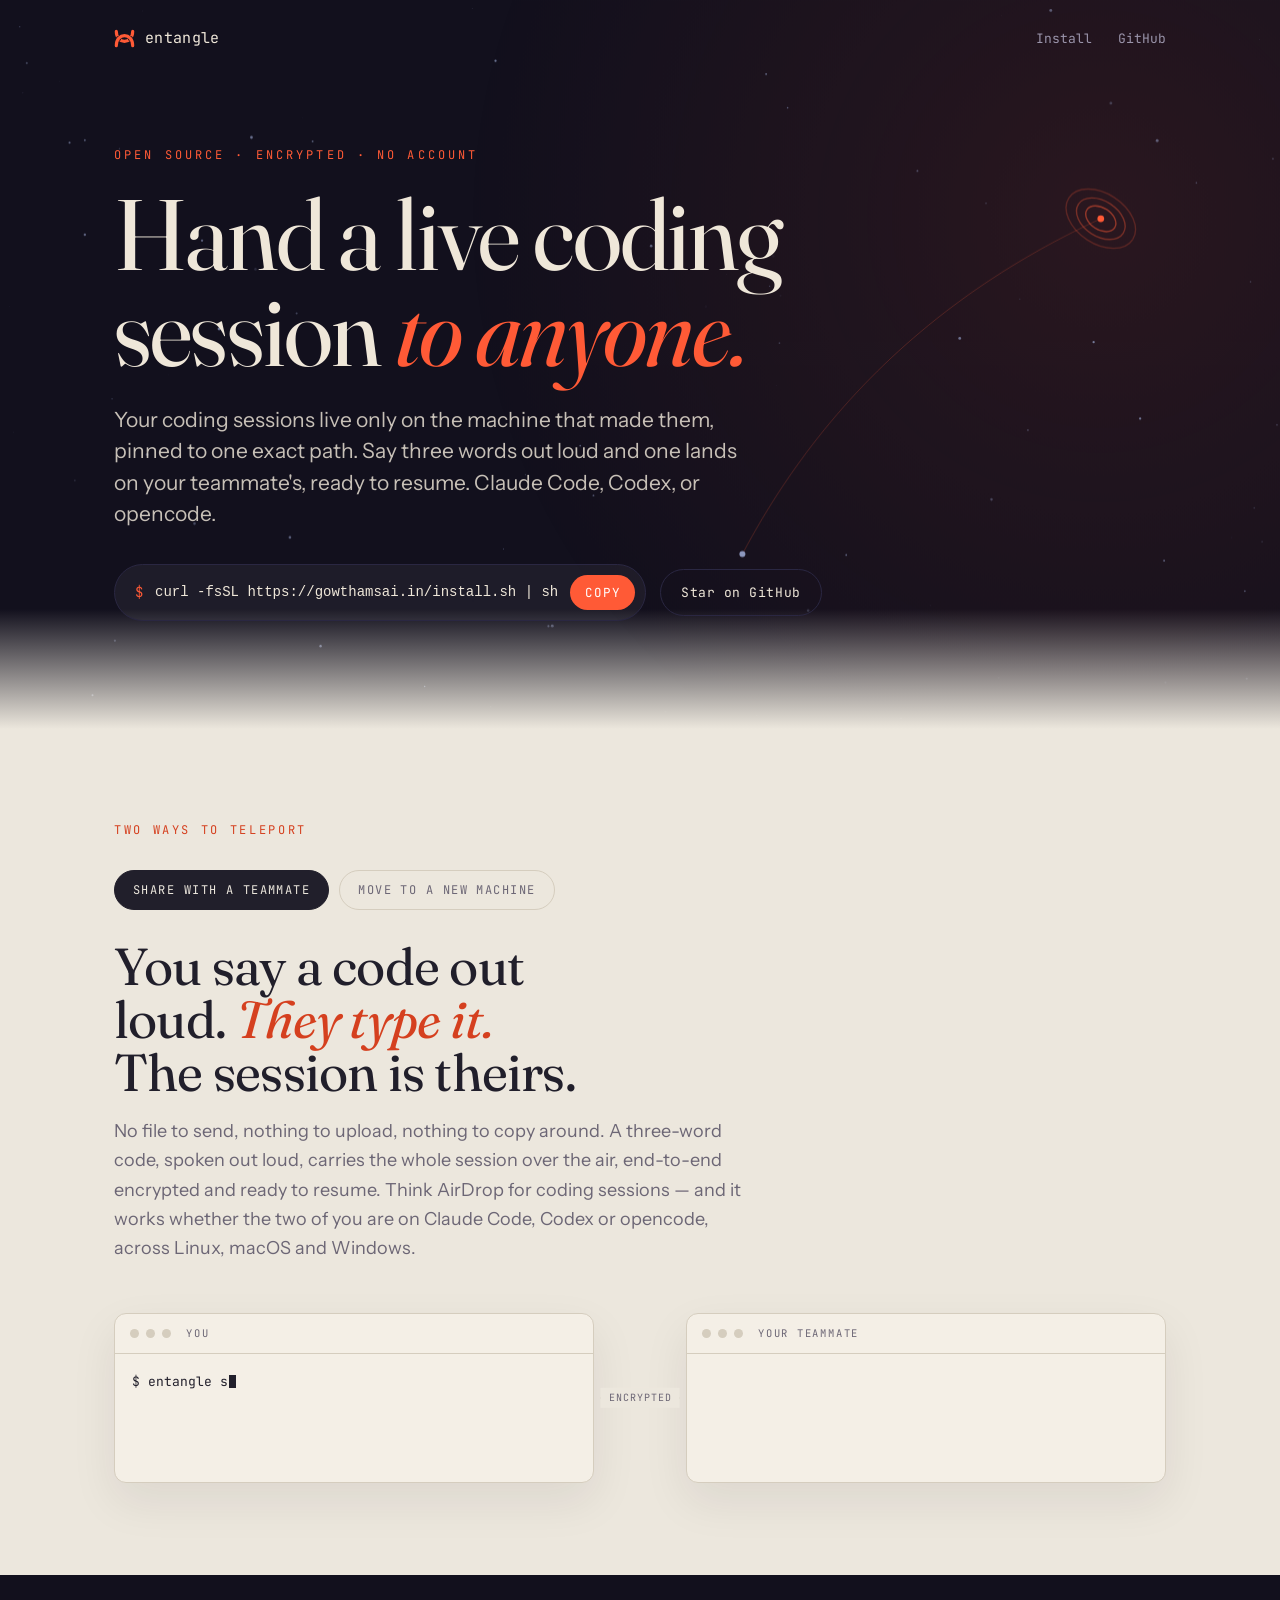
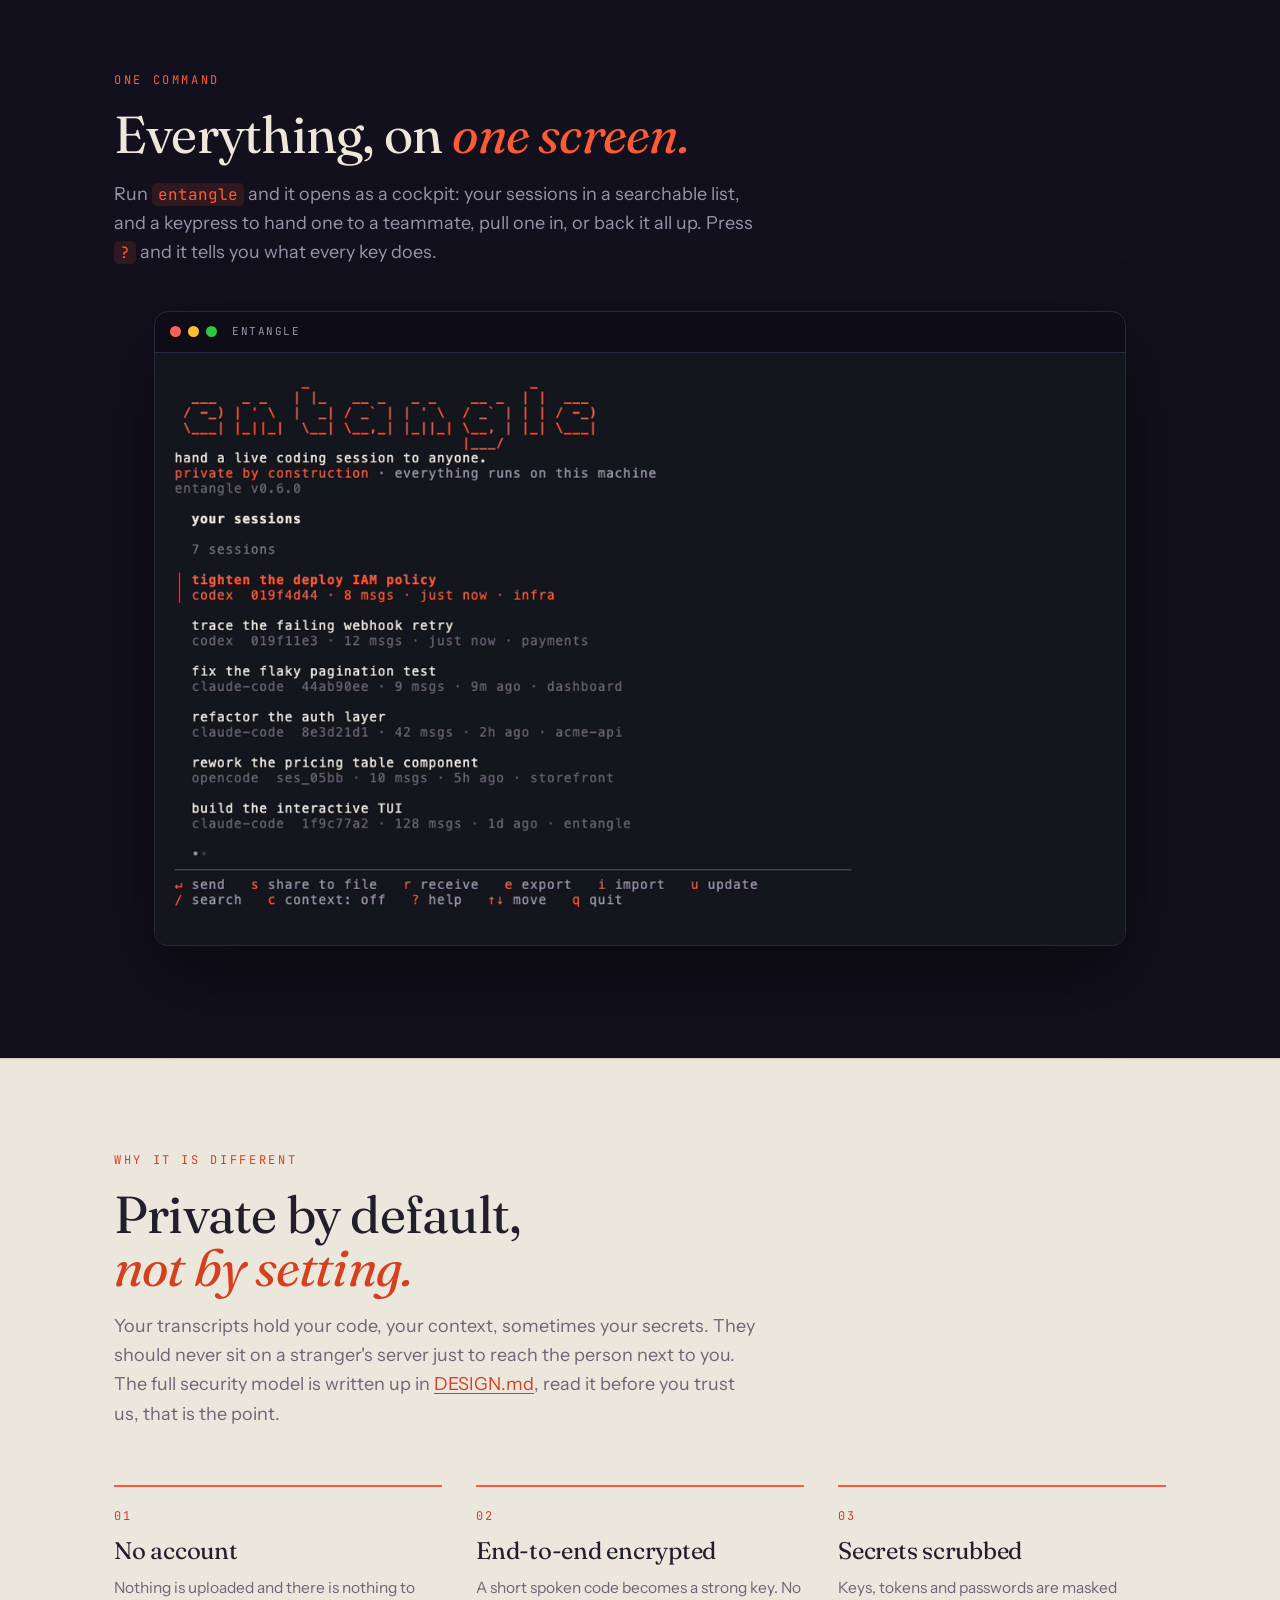
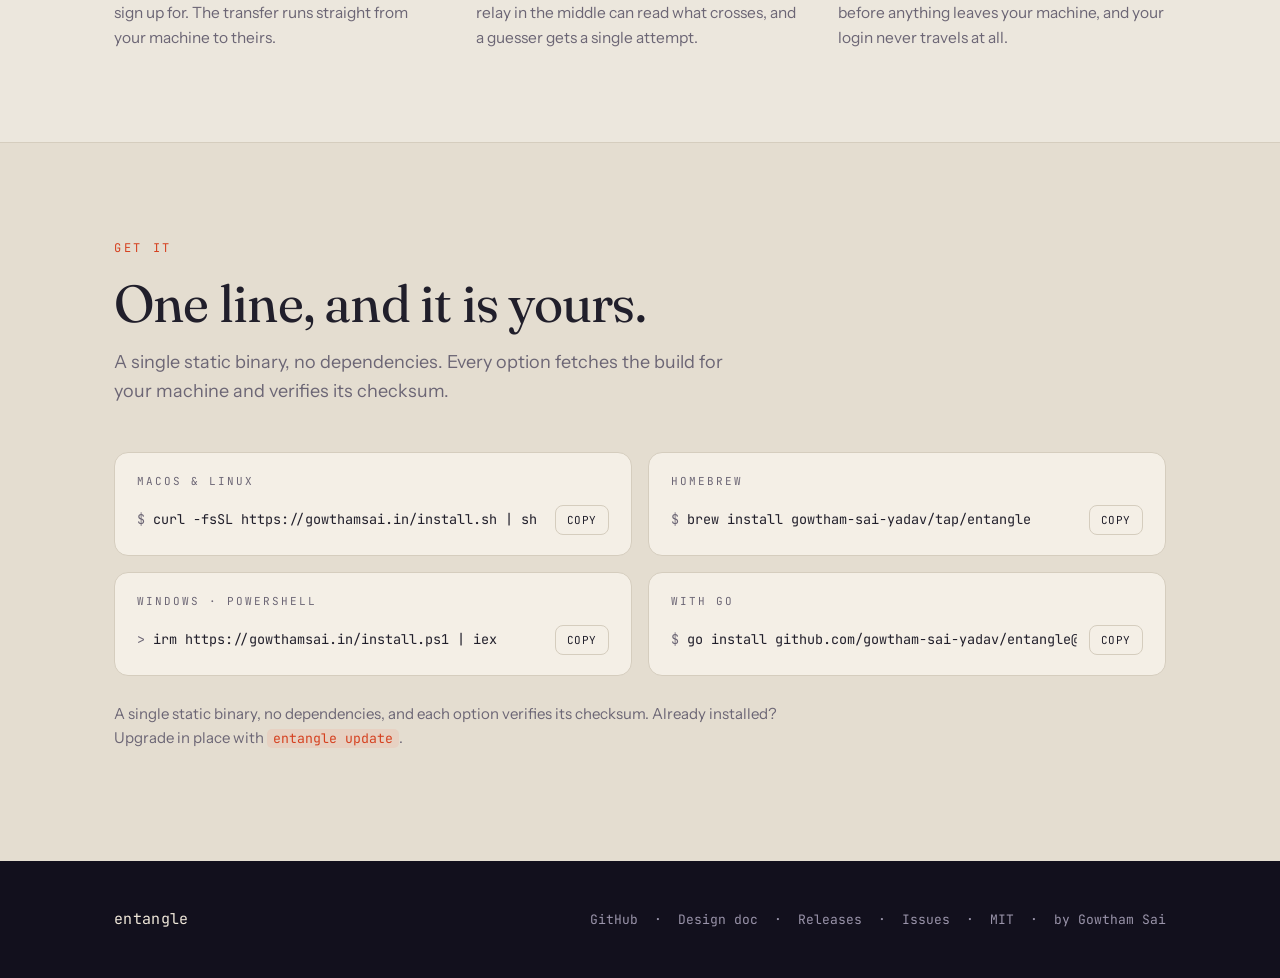
<file: teleport/index.html>
<!doctype html>
<html lang="en">
<head>
<meta charset="utf-8">
<title>Moved to /entangle</title>
<!-- GitHub Pages serves static files only, so a real 301 is not available here.
     A refresh plus a canonical link is the closest equivalent: browsers follow it
     immediately and search engines fold this URL into the new one. -->
<link rel="canonical" href="https://gowthamsai.in/entangle/">
<meta name="robots" content="noindex">
<meta http-equiv="refresh" content="0; url=/entangle/">
<script>location.replace("/entangle/");</script>
<style>body{background:#12101d;color:#ece7dd;font-family:ui-monospace,Menlo,monospace;display:grid;place-items:center;height:100vh;margin:0}a{color:#ff5a36}</style>
</head>
<body><p>claude-teleport is now <a href="/entangle/">entangle</a>&hellip;</p></body>
</html>
</file>
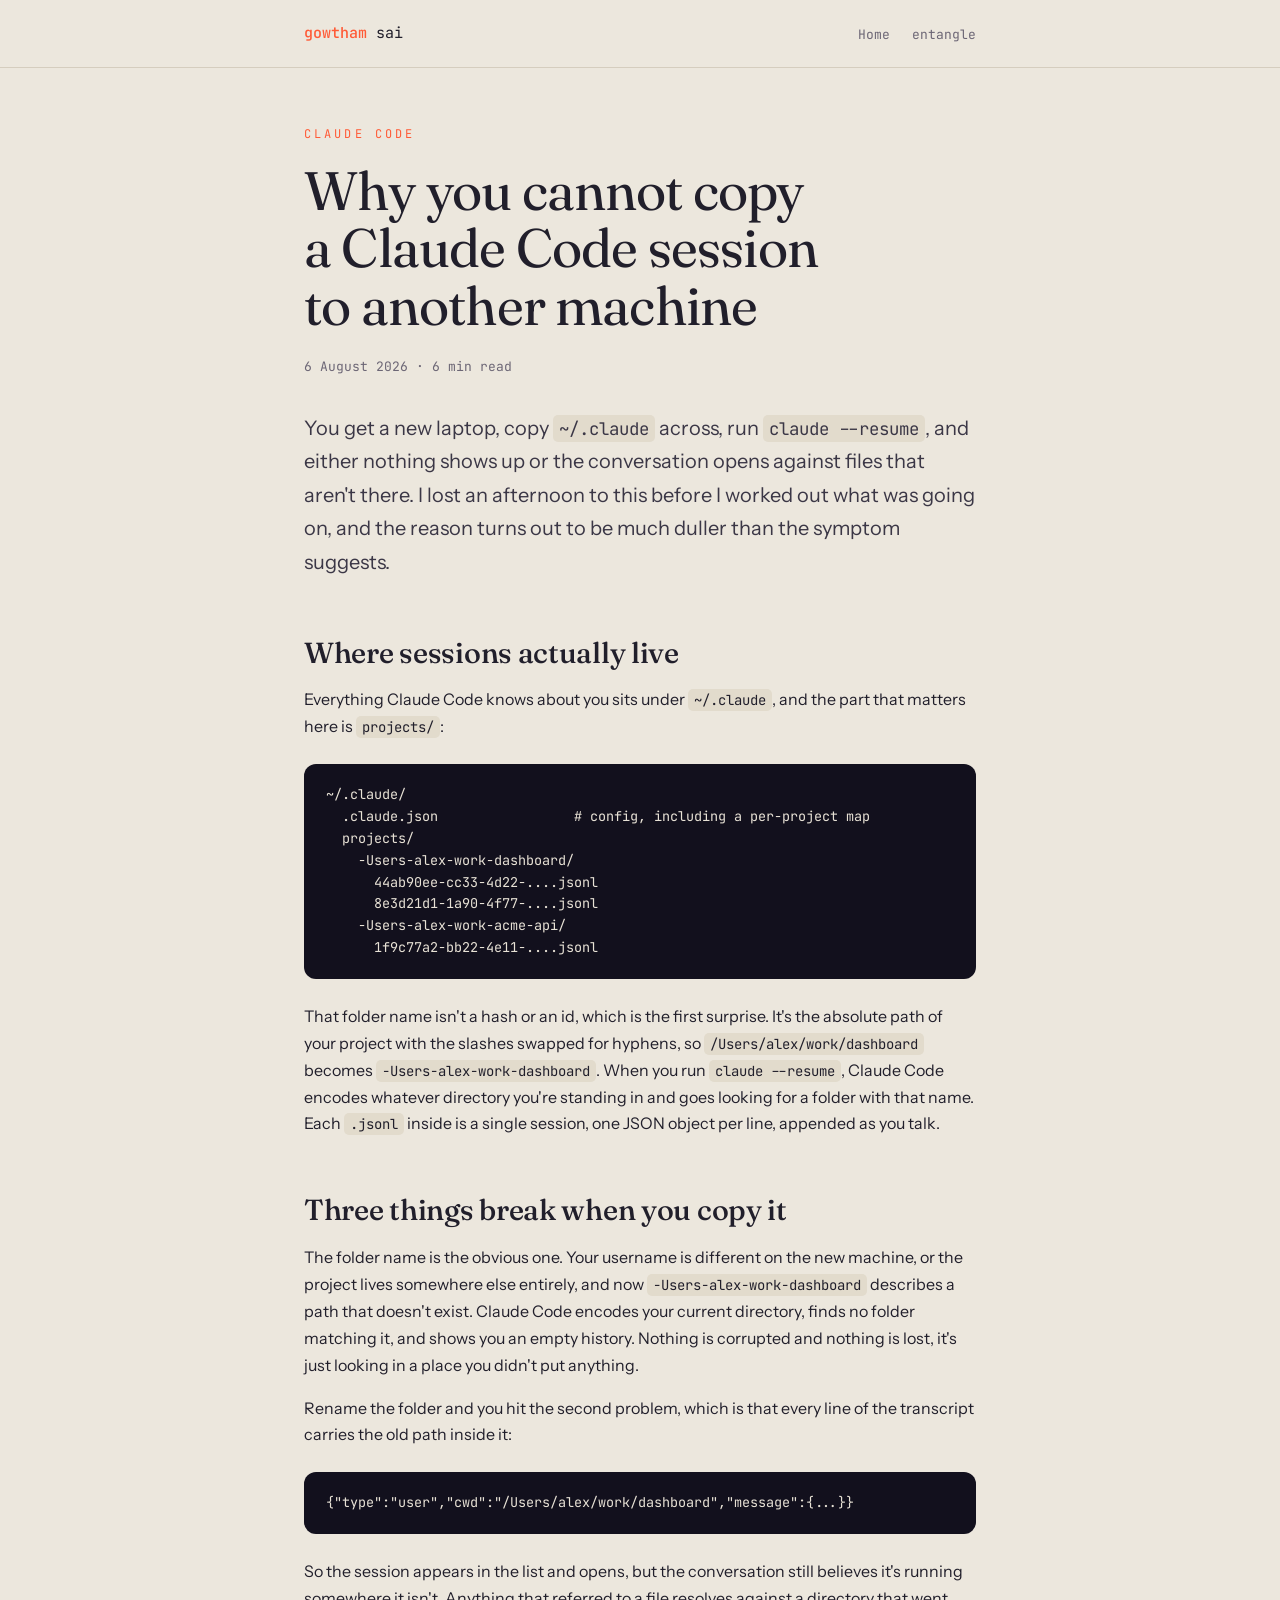
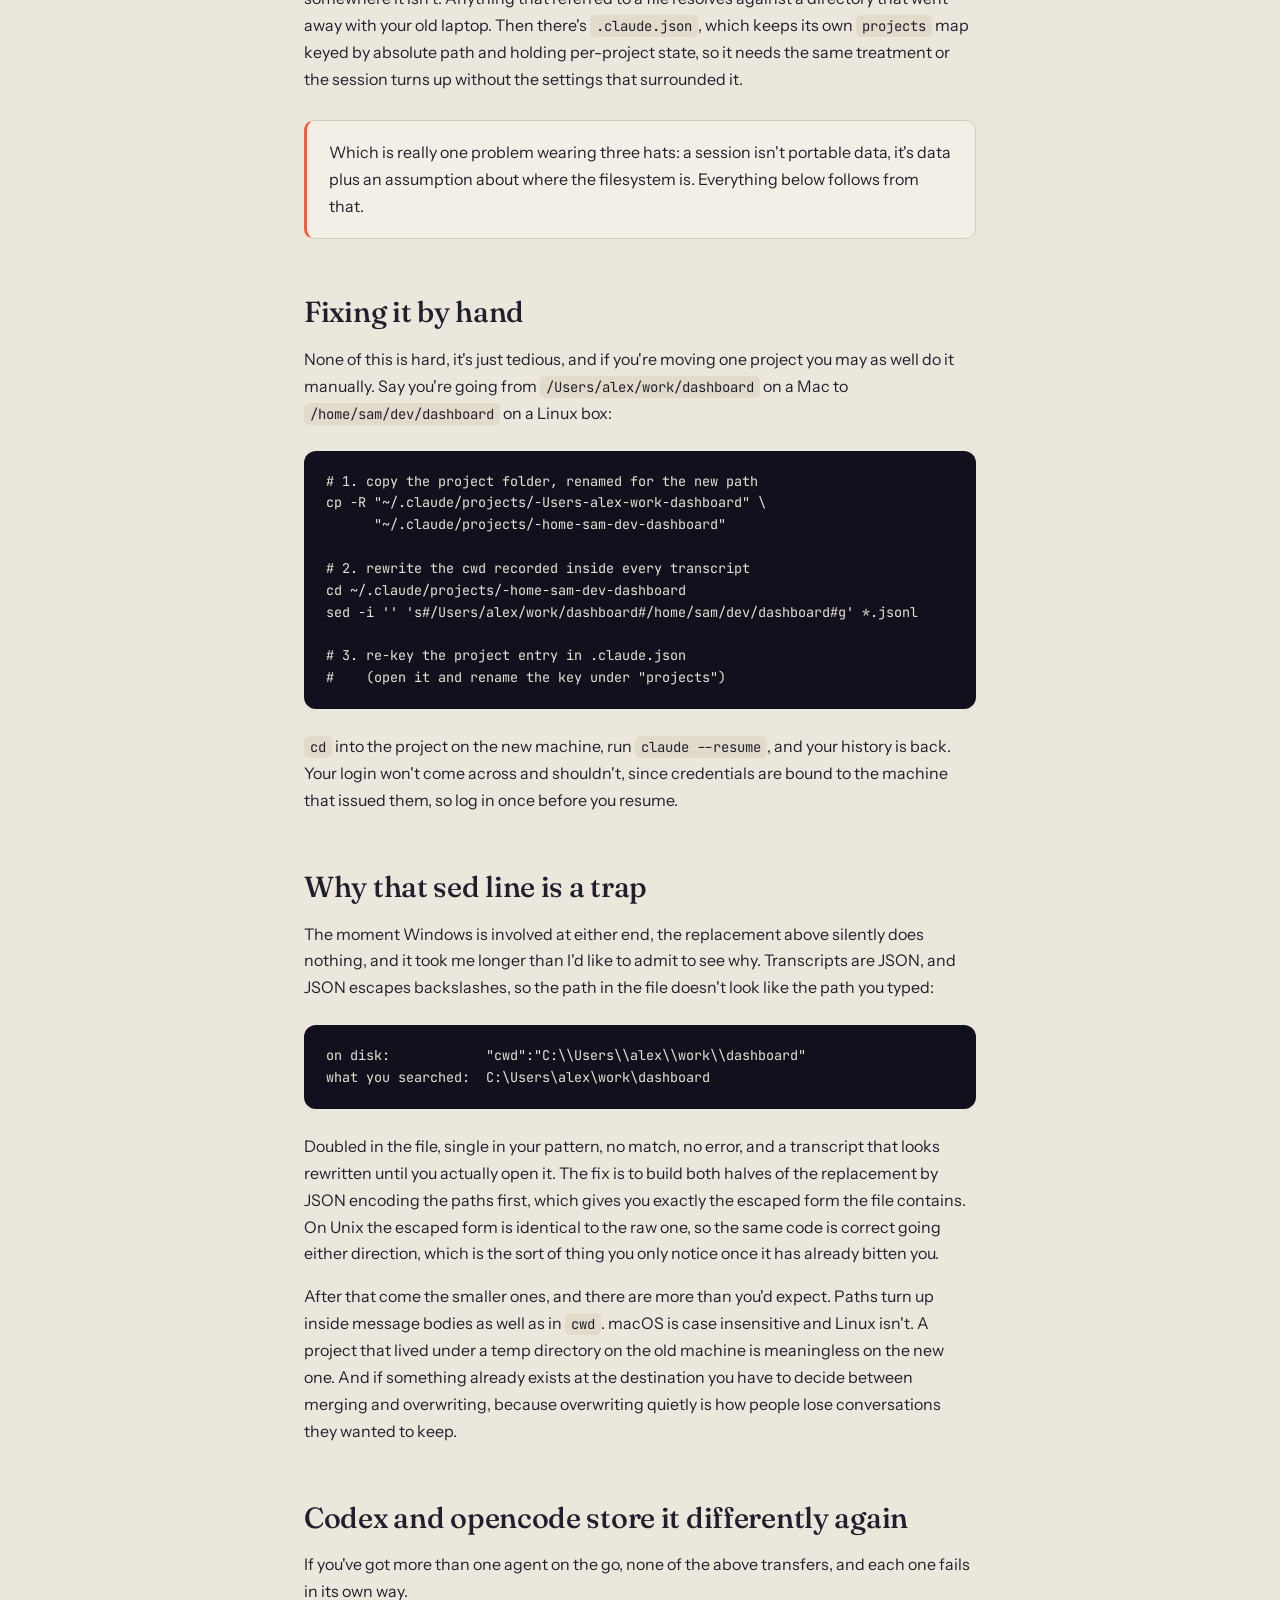
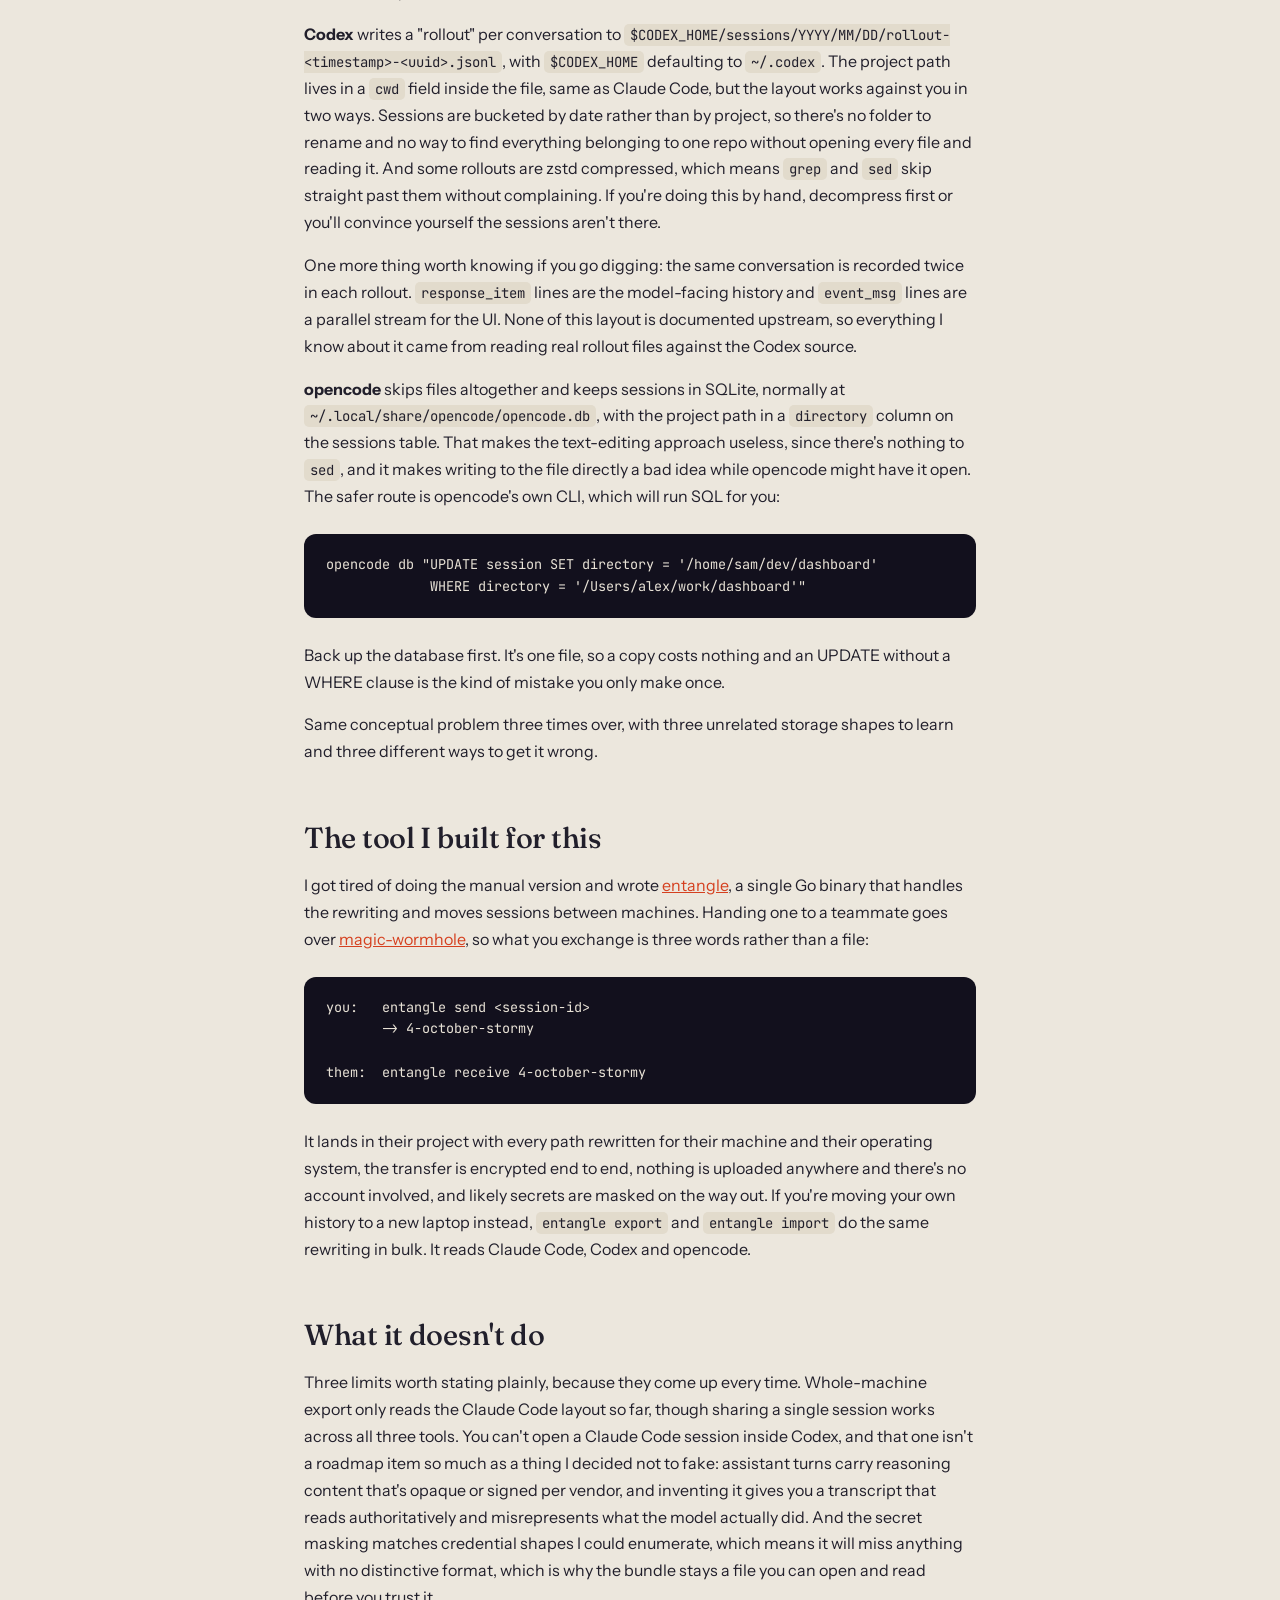
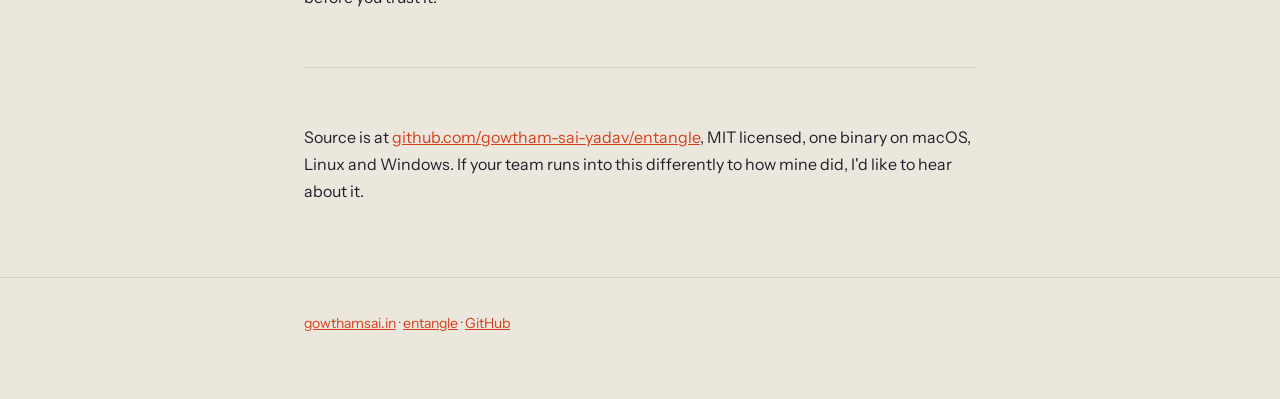
<file: blog/claude-code-sessions-between-machines/index.html>
<!doctype html>
<html lang="en">
<head>
<meta charset="utf-8">
<meta name="viewport" content="width=device-width, initial-scale=1">
<title>Why you cannot copy a Claude Code session to another machine</title>
<meta name="description" content="Claude Code stores every session against the absolute path of the folder it was made in. Here is what actually breaks when you copy ~/.claude to a new laptop, and how to fix it by hand.">
<link rel="canonical" href="https://gowthamsai.in/blog/claude-code-sessions-between-machines/">
<meta property="og:type" content="article">
<meta property="og:title" content="Why you cannot copy a Claude Code session to another machine">
<meta property="og:description" content="Every session is pinned to the absolute path of the folder it was made in. What breaks, and how to fix it by hand.">
<meta property="og:url" content="https://gowthamsai.in/blog/claude-code-sessions-between-machines/">
<meta property="og:image" content="https://gowthamsai.in/entangle/og.png">
<meta name="twitter:card" content="summary_large_image">
<link rel="icon" href="data:image/svg+xml,<svg xmlns='http://www.w3.org/2000/svg' viewBox='0 0 64 64'><mask id='g' maskUnits='userSpaceOnUse' x='0' y='0' width='64' height='64'><rect width='64' height='64' fill='%23fff'/><circle cx='13.89' cy='32' r='7.7' fill='%23000'/><circle cx='50.11' cy='32' r='7.7' fill='%23000'/></mask><g fill='none' stroke='%23ff5a36' stroke-width='9.5' stroke-linecap='round'><path d='M7 54C7 13 57 13 57 54'/><path d='M7 10C7 51 57 51 57 10' mask='url(%23g)'/></g></svg>">
<link rel="preconnect" href="https://fonts.googleapis.com">
<link rel="preconnect" href="https://fonts.gstatic.com" crossorigin>
<link href="https://fonts.googleapis.com/css2?family=Fraunces:ital,opsz,wght@0,9..144,400;0,9..144,500;0,9..144,600;1,9..144,400&family=Instrument+Sans:ital,wght@0,400;0,500;0,600;1,400&family=JetBrains+Mono:wght@400;500&display=swap" rel="stylesheet">
<style>
  :root{
    --space:#12101d; --space-line:#2a2742; --paper:#ece7dd; --card:#f4efe6;
    --ink:#211f2b; --mist:#6c6675; --line:#d5cdbe; --signal:#ff5a36; --signal-deep:#d5401f;
    --serif:"Fraunces","Iowan Old Style",Georgia,serif;
    --sans:"Instrument Sans",ui-sans-serif,system-ui,-apple-system,"Segoe UI",Helvetica,Arial,sans-serif;
    --mono:"JetBrains Mono",ui-monospace,"SF Mono",Menlo,Consolas,monospace;
  }
  *{box-sizing:border-box}
  body{margin:0;background:var(--paper);color:var(--ink);font-family:var(--sans);
       line-height:1.68;-webkit-font-smoothing:antialiased;text-rendering:optimizeLegibility}
  .wrap{max-width:720px;margin:0 auto;padding:0 24px}
  header.top{border-bottom:1px solid var(--line);padding:20px 0;margin-bottom:56px}
  header.top .wrap{display:flex;justify-content:space-between;align-items:center}
  .brand{font-family:var(--mono);font-size:15px;color:var(--ink);text-decoration:none}
  .brand b{color:var(--signal);font-weight:500}
  header.top nav a{font-family:var(--mono);font-size:13px;color:var(--mist);text-decoration:none;margin-left:22px}
  header.top nav a:hover{color:var(--signal)}
  .eyebrow{font-family:var(--mono);font-size:12px;letter-spacing:.26em;text-transform:uppercase;color:var(--signal)}
  h1{font-family:var(--serif);font-weight:400;font-size:clamp(34px,5.6vw,54px);line-height:1.06;
     letter-spacing:-.015em;margin:18px 0 0;text-wrap:balance}
  .meta{font-family:var(--mono);font-size:13px;color:var(--mist);margin-top:22px}
  .lede{font-size:20px;color:#3b3746;margin-top:34px}
  h2{font-family:var(--serif);font-weight:500;font-size:29px;line-height:1.2;margin:56px 0 14px;letter-spacing:-.01em}
  h3{font-size:18px;font-weight:600;margin:34px 0 8px}
  p{margin:16px 0}
  a{color:var(--signal-deep)}
  code{font-family:var(--mono);font-size:.87em;background:#e2dbcc;padding:2px 6px;border-radius:5px}
  pre{background:var(--space);color:#e8e2d6;font-family:var(--mono);font-size:13.5px;line-height:1.62;
      padding:20px 22px;border-radius:12px;overflow-x:auto;margin:24px 0}
  pre code{background:none;padding:0;font-size:inherit;color:inherit}
  .note{background:var(--card);border:1px solid var(--line);border-left:3px solid var(--signal);
        border-radius:10px;padding:18px 22px;margin:28px 0}
  .note p{margin:0}
  ul{padding-left:22px}
  li{margin:9px 0}
  hr{border:0;border-top:1px solid var(--line);margin:56px 0}
  footer{border-top:1px solid var(--line);margin-top:72px;padding:34px 0 64px;color:var(--mist);font-size:14px}
  footer a{color:var(--signal-deep)}
</style>
</head>
<body>

<header class="top">
  <div class="wrap">
    <a class="brand" href="/"><b>gowtham</b> sai</a>
    <nav><a href="/">Home</a><a href="/entangle/">entangle</a></nav>
  </div>
</header>

<main class="wrap">
  <article>
    <div class="eyebrow">Claude Code</div>
    <h1>Why you cannot copy a Claude Code session to another machine</h1>
    <div class="meta">6 August 2026 &middot; 6 min read</div>

    <p class="lede">You get a new laptop, copy <code>~/.claude</code> across, run
    <code>claude --resume</code>, and either nothing shows up or the conversation opens against
    files that aren't there. I lost an afternoon to this before I worked out what was going on, and
    the reason turns out to be much duller than the symptom suggests.</p>

    <h2>Where sessions actually live</h2>

    <p>Everything Claude Code knows about you sits under <code>~/.claude</code>, and the part that
    matters here is <code>projects/</code>:</p>

<pre><code>~/.claude/
  .claude.json                 # config, including a per-project map
  projects/
    -Users-alex-work-dashboard/
      44ab90ee-cc33-4d22-....jsonl
      8e3d21d1-1a90-4f77-....jsonl
    -Users-alex-work-acme-api/
      1f9c77a2-bb22-4e11-....jsonl</code></pre>

    <p>That folder name isn't a hash or an id, which is the first surprise. It's the absolute path
    of your project with the slashes swapped for hyphens, so <code>/Users/alex/work/dashboard</code>
    becomes <code>-Users-alex-work-dashboard</code>. When you run <code>claude --resume</code>,
    Claude Code encodes whatever directory you're standing in and goes looking for a folder with
    that name. Each <code>.jsonl</code> inside is a single session, one JSON object per line,
    appended as you talk.</p>

    <h2>Three things break when you copy it</h2>

    <p>The folder name is the obvious one. Your username is different on the new machine, or the
    project lives somewhere else entirely, and now <code>-Users-alex-work-dashboard</code> describes
    a path that doesn't exist. Claude Code encodes your current directory, finds no folder matching
    it, and shows you an empty history. Nothing is corrupted and nothing is lost, it's just looking
    in a place you didn't put anything.</p>

    <p>Rename the folder and you hit the second problem, which is that every line of the transcript
    carries the old path inside it:</p>

<pre><code>{"type":"user","cwd":"/Users/alex/work/dashboard","message":{...}}</code></pre>

    <p>So the session appears in the list and opens, but the conversation still believes it's
    running somewhere it isn't. Anything that referred to a file resolves against a directory that
    went away with your old laptop. Then there's <code>.claude.json</code>, which keeps its own
    <code>projects</code> map keyed by absolute path and holding per-project state, so it needs the
    same treatment or the session turns up without the settings that surrounded it.</p>

    <div class="note">
      <p>Which is really one problem wearing three hats: a session isn't portable data, it's data
      plus an assumption about where the filesystem is. Everything below follows from that.</p>
    </div>

    <h2>Fixing it by hand</h2>

    <p>None of this is hard, it's just tedious, and if you're moving one project you may as well do
    it manually. Say you're going from <code>/Users/alex/work/dashboard</code> on a Mac to
    <code>/home/sam/dev/dashboard</code> on a Linux box:</p>

<pre><code># 1. copy the project folder, renamed for the new path
cp -R "~/.claude/projects/-Users-alex-work-dashboard" \
      "~/.claude/projects/-home-sam-dev-dashboard"

# 2. rewrite the cwd recorded inside every transcript
cd ~/.claude/projects/-home-sam-dev-dashboard
sed -i '' 's#/Users/alex/work/dashboard#/home/sam/dev/dashboard#g' *.jsonl

# 3. re-key the project entry in .claude.json
#    (open it and rename the key under "projects")</code></pre>

    <p><code>cd</code> into the project on the new machine, run <code>claude --resume</code>, and
    your history is back. Your login won't come across and shouldn't, since credentials are bound to
    the machine that issued them, so log in once before you resume.</p>

    <h2>Why that sed line is a trap</h2>

    <p>The moment Windows is involved at either end, the replacement above silently does nothing,
    and it took me longer than I'd like to admit to see why. Transcripts are JSON, and JSON escapes
    backslashes, so the path in the file doesn't look like the path you typed:</p>

<pre><code>on disk:            "cwd":"C:\\Users\\alex\\work\\dashboard"
what you searched:  C:\Users\alex\work\dashboard</code></pre>

    <p>Doubled in the file, single in your pattern, no match, no error, and a transcript that looks
    rewritten until you actually open it. The fix is to build both halves of the replacement by JSON
    encoding the paths first, which gives you exactly the escaped form the file contains. On Unix
    the escaped form is identical to the raw one, so the same code is correct going either
    direction, which is the sort of thing you only notice once it has already bitten you.</p>

    <p>After that come the smaller ones, and there are more than you'd expect. Paths turn up inside
    message bodies as well as in <code>cwd</code>. macOS is case insensitive and Linux isn't. A
    project that lived under a temp directory on the old machine is meaningless on the new one. And
    if something already exists at the destination you have to decide between merging and
    overwriting, because overwriting quietly is how people lose conversations they wanted to
    keep.</p>

    <h2>Codex and opencode store it differently again</h2>

    <p>If you've got more than one agent on the go, none of the above transfers, and each one fails
    in its own way.</p>

    <p><strong>Codex</strong> writes a "rollout" per conversation to
    <code>$CODEX_HOME/sessions/YYYY/MM/DD/rollout-&lt;timestamp&gt;-&lt;uuid&gt;.jsonl</code>, with
    <code>$CODEX_HOME</code> defaulting to <code>~/.codex</code>. The project path lives in a
    <code>cwd</code> field inside the file, same as Claude Code, but the layout works against you in
    two ways. Sessions are bucketed by date rather than by project, so there's no folder to rename
    and no way to find everything belonging to one repo without opening every file and reading it.
    And some rollouts are zstd compressed, which means <code>grep</code> and <code>sed</code> skip
    straight past them without complaining. If you're doing this by hand, decompress first or you'll
    convince yourself the sessions aren't there.</p>

    <p>One more thing worth knowing if you go digging: the same conversation is recorded twice in
    each rollout. <code>response_item</code> lines are the model-facing history and
    <code>event_msg</code> lines are a parallel stream for the UI. None of this layout is documented
    upstream, so everything I know about it came from reading real rollout files against the Codex
    source.</p>

    <p><strong>opencode</strong> skips files altogether and keeps sessions in SQLite, normally at
    <code>~/.local/share/opencode/opencode.db</code>, with the project path in a
    <code>directory</code> column on the sessions table. That makes the text-editing approach
    useless, since there's nothing to <code>sed</code>, and it makes writing to the file directly a
    bad idea while opencode might have it open. The safer route is opencode's own CLI, which will
    run SQL for you:</p>

<pre><code>opencode db "UPDATE session SET directory = '/home/sam/dev/dashboard'
             WHERE directory = '/Users/alex/work/dashboard'"</code></pre>

    <p>Back up the database first. It's one file, so a copy costs nothing and an UPDATE without a
    WHERE clause is the kind of mistake you only make once.</p>

    <p>Same conceptual problem three times over, with three unrelated storage shapes to learn and
    three different ways to get it wrong.</p>

    <h2>The tool I built for this</h2>

    <p>I got tired of doing the manual version and wrote
    <a href="https://github.com/gowtham-sai-yadav/entangle">entangle</a>, a single Go binary that
    handles the rewriting and moves sessions between machines. Handing one to a teammate goes over
    <a href="https://magic-wormhole.readthedocs.io/">magic-wormhole</a>, so what you exchange is
    three words rather than a file:</p>

<pre><code>you:   entangle send &lt;session-id&gt;
       -&gt; 4-october-stormy

them:  entangle receive 4-october-stormy</code></pre>

    <p>It lands in their project with every path rewritten for their machine and their operating
    system, the transfer is encrypted end to end, nothing is uploaded anywhere and there's no
    account involved, and likely secrets are masked on the way out. If you're moving your own
    history to a new laptop instead, <code>entangle export</code> and <code>entangle import</code>
    do the same rewriting in bulk. It reads Claude Code, Codex and opencode.</p>

    <h2>What it doesn't do</h2>

    <p>Three limits worth stating plainly, because they come up every time. Whole-machine export
    only reads the Claude Code layout so far, though sharing a single session works across all
    three tools. You can't open a Claude Code session inside Codex, and that one isn't a roadmap
    item so much as a thing I decided not to fake: assistant turns carry reasoning content that's
    opaque or signed per vendor, and inventing it gives you a transcript that reads authoritatively
    and misrepresents what the model actually did. And the secret masking matches credential shapes
    I could enumerate, which means it will miss anything with no distinctive format, which is why
    the bundle stays a file you can open and read before you trust it.</p>

    <hr>

    <p>Source is at <a href="https://github.com/gowtham-sai-yadav/entangle">github.com/gowtham-sai-yadav/entangle</a>,
    MIT licensed, one binary on macOS, Linux and Windows. If your team runs into this differently to
    how mine did, I'd like to hear about it.</p>
  </article>
</main>

<footer>
  <div class="wrap">
    <a href="/">gowthamsai.in</a> &middot; <a href="/entangle/">entangle</a> &middot;
    <a href="https://github.com/gowtham-sai-yadav">GitHub</a>
  </div>
</footer>

</body>
</html>
</file>
<file: styles.css>
/* ============================================================
   Gowtham Sai G — editorial dossier
   Fixed masthead · hairline-ruled content · marginal metadata.
   Literary serif · warm monochrome · a whisper of oxblood.
   ============================================================ */

:root {
  --serif: "Newsreader", "Iowan Old Style", Georgia, "Times New Roman", serif;
  --sans: -apple-system, BlinkMacSystemFont, "Segoe UI", Helvetica, Arial, sans-serif;
  --mono: ui-monospace, "SF Mono", Menlo, Consolas, monospace;

  --shell: 1280px;
  --rail: 232px;
  --gutter: clamp(1.5rem, 5vw, 4rem);
  --colgap: clamp(2rem, 4.5vw, 4rem);
  --ease: cubic-bezier(0.2, 0.8, 0.2, 1);
}

/* Light — cool porcelain, graphite ink, ultramarine (default) */
:root, [data-theme="light"] {
  --bg:      #f5f5f2;
  --paper:   #fbfbf9;
  --text:    #181a1f;
  --text-2:  #545862;
  --muted:   #878c99;
  --faint:   #b2b6c2;
  --line:    #e2e3e0;
  --line-2:  #cfd1cf;
  --accent:  #2438b8;     /* ultramarine */
  color-scheme: light;
}

/* Dark — midnight ink, cool porcelain text, luminous periwinkle */
[data-theme="dark"] {
  --bg:      #0b0e16;
  --paper:   #101420;
  --text:    #e7eaf2;
  --text-2:  #9ba3b7;
  --muted:   #6a7288;
  --faint:   #434b60;
  --line:    #1b2030;
  --line-2:  #293045;
  --accent:  #94a6ff;     /* luminous periwinkle */
  --bloom:   #131a2e;     /* faint indigo glow behind the lede */
  color-scheme: dark;
}

*, *::before, *::after { box-sizing: border-box; }
* { margin: 0; }

html { -webkit-text-size-adjust: 100%; scroll-behavior: smooth; }
@media (prefers-reduced-motion: reduce) { html { scroll-behavior: auto; } }

body {
  background: var(--bg);
  color: var(--text);
  background-image: radial-gradient(1100px 520px at 72% -10%, var(--bloom, transparent), transparent 70%);
  background-repeat: no-repeat;
  font-family: var(--sans);
  font-size: clamp(15.5px, 0.9rem + 0.2vw, 17.5px);
  line-height: 1.62;
  -webkit-font-smoothing: antialiased;
  text-rendering: optimizeLegibility;
  min-height: 100dvh;
  overflow-x: hidden;
  transition: background-color .5s var(--ease), color .5s var(--ease);
}

::selection { background: var(--accent); color: var(--paper); }

a { color: inherit; text-decoration: none; }
strong { font-weight: 500; color: var(--text); }
em { font-style: italic; }

.skip {
  position: absolute; left: -999px; top: 0; z-index: 100;
  background: var(--text); color: var(--bg); padding: .7rem 1.1rem; font-size: .85rem;
}
.skip:focus { left: 0; }

/* ---- Shell: masthead + content ---------------------------- */
.shell {
  max-width: var(--shell);
  margin-inline: auto;
  padding-inline: var(--gutter);
  display: grid;
  grid-template-columns: var(--rail) minmax(0, 1fr);
  column-gap: var(--colgap);
  align-items: start;
}

/* ---- Masthead (sticky) ------------------------------------ */
.masthead__inner {
  position: sticky; top: 0;
  display: flex; flex-direction: column;
  max-height: 100vh; max-height: 100dvh; overflow-y: auto;
  padding-block: clamp(2.5rem, 6vh, 4rem);
}
.masthead__name {
  font-family: var(--serif); font-weight: 400;
  font-size: 1.85rem; line-height: 1.05; letter-spacing: -0.02em;
  margin-bottom: 1.25rem;
}
.masthead__role { font-size: .9rem; color: var(--text-2); }
.masthead__loc { font-size: .9rem; color: var(--muted); margin-bottom: 2.75rem; }

.index { display: flex; flex-direction: column; gap: .1rem; }
.index a {
  display: flex; align-items: baseline; gap: .8rem;
  padding: .5rem 0; color: var(--text-2);
  transition: color .3s var(--ease);
}
.index__n { font-family: var(--mono); font-size: .68rem; color: var(--faint); letter-spacing: .02em; transition: color .3s var(--ease); }
.index__t { font-size: .98rem; position: relative; }
.index__t::after {
  content: ""; position: absolute; left: 0; bottom: -3px; height: 1px; width: 0;
  background: var(--accent); transition: width .35s var(--ease);
}
.index a:hover { color: var(--text); }
.index a:hover .index__t::after { width: 100%; }
.index a.is-active { color: var(--text); }
.index a.is-active .index__n { color: var(--accent); }
.index a.is-active .index__t::after { width: 100%; }

.masthead__foot { margin-top: 3rem; display: flex; flex-direction: column; gap: 1.1rem; }

.theme {
  display: inline-flex; align-items: center; gap: .6rem;
  background: transparent; border: 0; padding: 0; cursor: pointer;
  font-family: var(--sans); font-size: .82rem; color: var(--muted);
  transition: color .3s var(--ease);
}
.theme:hover { color: var(--text); }
.theme__dot {
  width: 13px; height: 13px; border-radius: 50%;
  border: 1px solid var(--line-2); background: var(--text);
  box-shadow: inset -4px -4px 0 0 var(--bg);
  transition: background-color .4s var(--ease), box-shadow .4s var(--ease), border-color .3s;
}
[data-theme="dark"] .theme__dot { box-shadow: inset -3px -3px 0 0 var(--paper); }
.theme:hover .theme__dot { border-color: var(--text); }

.masthead__resume {
  font-size: .82rem; color: var(--muted); width: max-content;
  border-bottom: 1px solid var(--line-2); padding-bottom: 2px;
  transition: color .3s var(--ease), border-color .3s var(--ease);
}
.masthead__resume:hover { color: var(--text); border-color: var(--text); }

/* ---- Content column --------------------------------------- */
.content {
  border-left: 1px solid var(--line);
  padding-left: var(--colgap);
  padding-block: clamp(3rem, 8vh, 6rem) 4rem;
  margin-left: calc(var(--colgap) * -1);
}

/* generic link */
.link {
  color: var(--text); font-size: .95rem;
  border-bottom: 1px solid var(--line-2); padding-bottom: 2px;
  transition: color .3s var(--ease), border-color .3s var(--ease);
}
.link:hover { color: var(--accent); border-color: var(--accent); }

/* ---- Lede ------------------------------------------------- */
.lede { padding-bottom: clamp(3.5rem, 9vh, 6rem); }
.lede__h {
  font-family: var(--serif); font-weight: 300;
  font-size: clamp(2rem, 4.6vw, 3.4rem);
  line-height: 1.1; letter-spacing: -0.022em; text-wrap: balance;
  margin-bottom: 1.9rem; max-width: 22ch;
}
.lede__p {
  font-family: var(--serif); font-weight: 400;
  font-size: clamp(1.1rem, 2vw, 1.32rem); line-height: 1.62; color: var(--text-2);
  max-width: 62ch; margin-bottom: 2.4rem;
}
.lede__cta { display: flex; flex-wrap: wrap; gap: 1.5rem 2rem; }

/* ---- Blocks ----------------------------------------------- */
.block { padding-block: clamp(3rem, 7vh, 5rem); border-top: 1px solid var(--line); scroll-margin-top: 2rem; }
.block__head { display: flex; align-items: baseline; gap: 1rem; margin-bottom: 2.75rem; }
.block__n { font-family: var(--mono); font-size: .72rem; color: var(--accent); padding-top: .2rem; }
.block__title { font-family: var(--serif); font-weight: 400; font-size: clamp(1.5rem, 3vw, 2rem); letter-spacing: -0.015em; }
.block__more { margin-top: 2.25rem; color: var(--text-2); font-size: .96rem; line-height: 1.6; max-width: 62ch; }
.block__intro { margin-top: -1.75rem; margin-bottom: 2.5rem; color: var(--text-2); font-size: 1rem; line-height: 1.65; max-width: 58ch; }

/* inline link inside prose */
.link-inline {
  color: var(--accent); border-bottom: 1px solid transparent;
  transition: border-color .3s var(--ease);
}
.link-inline:hover { border-color: var(--accent); }

code {
  font-family: var(--mono); font-size: .86em;
  background: var(--paper); border: 1px solid var(--line);
  border-radius: 4px; padding: .06em .3em; color: var(--text);
}

/* ---- Entry (work / projects / leadership) ----------------- */
.entry {
  display: grid; grid-template-columns: 120px minmax(0, 1fr); gap: clamp(1rem, 3vw, 2.5rem);
  padding-block: 2.25rem; border-top: 1px solid var(--line);
}
.block__head + .entry { border-top: none; padding-top: 0; }
.entry__margin { font-family: var(--mono); font-size: .74rem; color: var(--muted); letter-spacing: .01em; padding-top: .45rem; white-space: nowrap; }
.entry__org { font-family: var(--serif); font-weight: 500; font-size: 1.4rem; letter-spacing: -0.01em; line-height: 1.15; }
.entry__role { color: var(--text-2); font-size: .95rem; margin-top: .2rem; }
.entry__lead { color: var(--text); font-size: 1.06rem; line-height: 1.55; margin-top: .9rem; max-width: 64ch; }
.entry__notes { list-style: none; padding: 0; margin-top: 1rem; display: flex; flex-direction: column; gap: .6rem; max-width: 68ch; }
.entry__notes li { position: relative; padding-left: 1.4rem; color: var(--text-2); font-size: .96rem; line-height: 1.55; }
.entry__notes li::before { content: ""; position: absolute; left: 0; top: .66em; width: 13px; height: 1px; background: var(--line-2); }
.entry__notes em { color: var(--text); }
.entry__foot { margin-top: 1.35rem; display: flex; align-items: baseline; justify-content: space-between; gap: 1rem; flex-wrap: wrap; }
.entry__tech { font-family: var(--mono); font-size: .76rem; color: var(--muted); letter-spacing: -0.01em; }

@media (max-width: 620px) {
  .entry { grid-template-columns: 1fr; gap: .5rem; }
  .entry__margin { order: -1; padding-top: 0; }
}

/* ---- Toolkit ---------------------------------------------- */
.stack { display: flex; flex-direction: column; }
.stack__row { display: grid; grid-template-columns: 150px minmax(0,1fr); gap: clamp(1rem,3vw,2.5rem); padding-block: 1.1rem; border-top: 1px solid var(--line); align-items: baseline; }
.stack__row:first-child { border-top: none; padding-top: 0; }
.stack dt { font-family: var(--mono); font-size: .74rem; color: var(--muted); letter-spacing: .02em; }
.stack dd { color: var(--text-2); font-size: .98rem; line-height: 1.65; }
@media (max-width: 620px) { .stack__row { grid-template-columns: 1fr; gap: .3rem; } }

/* ---- Contact ---------------------------------------------- */
.contact__line {
  font-family: var(--serif); font-weight: 300; font-style: italic;
  font-size: clamp(1.6rem, 3.6vw, 2.4rem); line-height: 1.28; letter-spacing: -0.01em;
  color: var(--text); max-width: 20ch; margin-bottom: 2.25rem; text-wrap: balance;
}
.contact__links { list-style: none; padding: 0; display: flex; flex-wrap: wrap; gap: 1rem 2.25rem; }
.contact__links a { font-size: 1.02rem; overflow-wrap: anywhere; }

/* ---- Footer ----------------------------------------------- */
.footer {
  display: flex; justify-content: space-between; align-items: center; flex-wrap: wrap; gap: .5rem;
  margin-top: clamp(3.5rem, 9vh, 6rem); padding-top: 2rem; border-top: 1px solid var(--line);
  font-size: .8rem; color: var(--muted); letter-spacing: .01em;
}

/* ---- Reveal ----------------------------------------------- */
.reveal { opacity: 0; transform: translateY(10px); transition: opacity .8s var(--ease), transform .8s var(--ease); }
.reveal.in { opacity: 1; transform: none; }
@media (prefers-reduced-motion: reduce) { .reveal { opacity: 1; transform: none; transition: none; } }

:focus-visible { outline: 1.5px solid var(--accent); outline-offset: 4px; border-radius: 2px; }

/* ---- Responsive: tighten the rail on small laptops -------- */
@media (min-width: 861px) and (max-width: 1100px) {
  :root { --rail: 190px; --colgap: 2.25rem; }
  .masthead__name { font-size: 1.6rem; }
  .entry { grid-template-columns: 104px minmax(0, 1fr); gap: 1.25rem; }
}

/* ---- Responsive: collapse the rail ------------------------ */
@media (max-width: 860px) {
  .shell { grid-template-columns: 1fr; }
  .masthead__inner {
    position: static; min-height: 0;
    padding-block: clamp(2rem, 6vh, 3rem) 1.5rem;
  }
  .masthead__name { font-size: 1.7rem; margin-bottom: 1rem; }
  .masthead__loc { margin-bottom: 1.75rem; }
  .index { flex-direction: row; flex-wrap: wrap; gap: .25rem 1.5rem; }
  .index a { padding: .3rem 0; }
  .masthead__foot {
    margin-top: 1.75rem; padding-top: 1.5rem; border-top: 1px solid var(--line);
    flex-direction: row; align-items: center; justify-content: space-between; gap: 1rem;
  }
  .content {
    border-left: 0; padding-left: 0; margin-left: 0;
    padding-block: 0 3rem;
  }
  .lede { padding-top: 1rem; }
}
</file>
